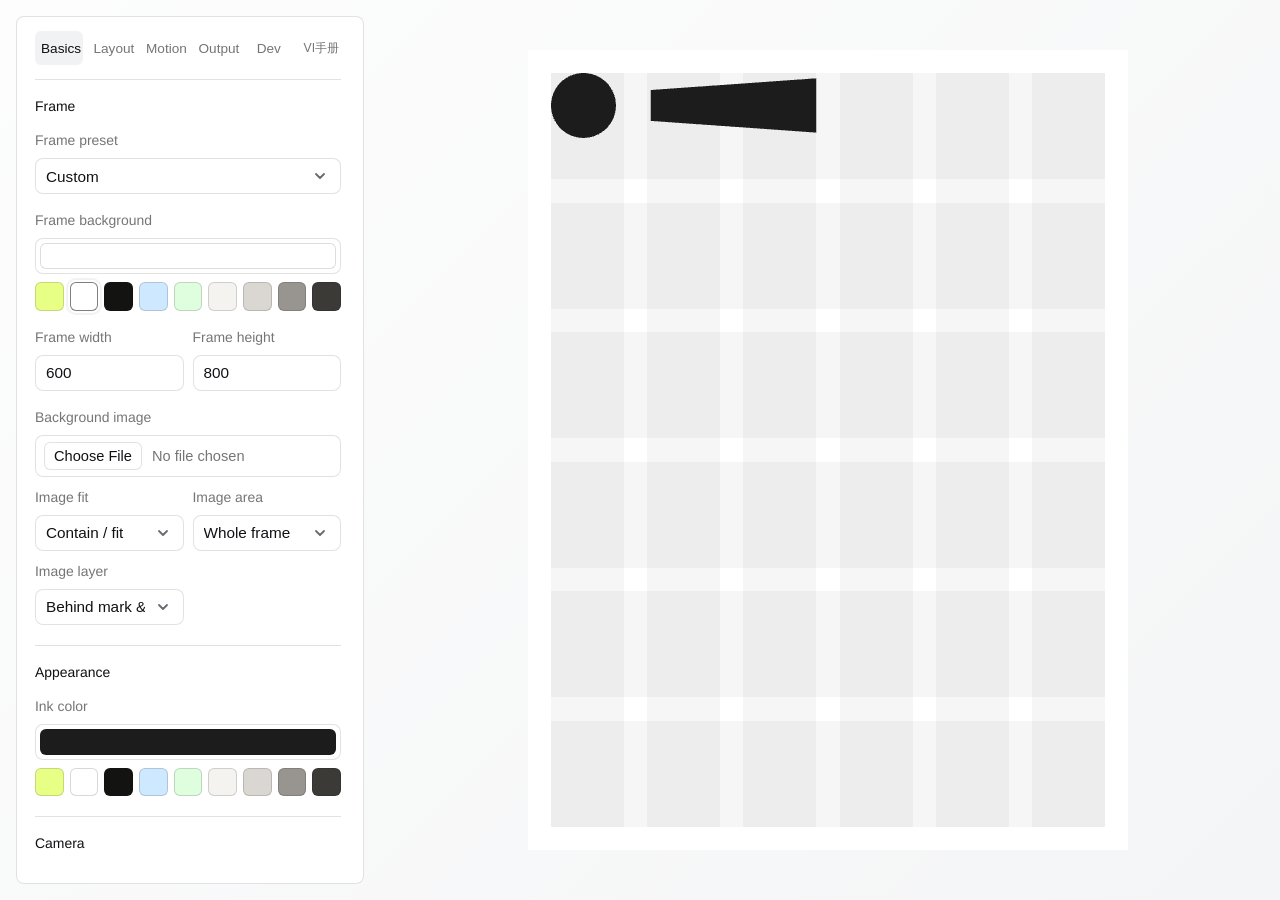
<file: index.html>
<!DOCTYPE html>
<html lang="en">
  <head>
    <meta charset="UTF-8" />
    <meta name="viewport" content="width=device-width, initial-scale=1.0" />
    <title>O.lab Studio</title>
    <link rel="stylesheet" href="./styles.css" />
    <link rel="stylesheet" href="./vi-manual.css" />
  </head>
  <body>
    <aside class="ui-panel">
      <nav class="ui-tabs" aria-label="Control sections">
        <button class="ui-tab is-active" type="button" data-tab-target="foundation" aria-selected="true">Basics</button>
        <button class="ui-tab" type="button" data-tab-target="layout" aria-selected="false">Layout</button>
        <button class="ui-tab" type="button" data-tab-target="motion" aria-selected="false">Motion</button>
        <button class="ui-tab" type="button" data-tab-target="output" aria-selected="false">Output</button>
        <button class="ui-tab" type="button" data-tab-target="developer" aria-selected="false">Dev</button>
        <button class="ui-tab" type="button" data-tab-target="vi-manual" aria-selected="false">VI手册</button>
      </nav>

      <section class="ui-section tab-panel is-active" data-tab-panel="foundation">
        <div class="section-head">
          <p class="section-index">01</p>
          <div class="section-copy">
            <h2>Basics</h2>
          </div>
        </div>

        <section class="ui-group">
          <h2 class="group-title">Frame</h2>
          <label class="field">
            <span>Frame preset</span>
            <select id="frame-preset-select">
              <option value="custom" selected>Custom</option>
              <option value="a4-portrait">A4 Portrait</option>
              <option value="a4-landscape">A4 Landscape</option>
              <option value="a5-portrait">A5 Portrait</option>
              <option value="letter-portrait">US Letter Portrait</option>
              <option value="letter-landscape">US Letter Landscape</option>
              <option value="instagram-post">Instagram Post</option>
              <option value="instagram-portrait">Instagram Portrait</option>
              <option value="instagram-story">Instagram Story / Reel</option>
              <option value="youtube-thumb">YouTube Thumbnail</option>
              <option value="presentation-16x9">Presentation 16:9</option>
            </select>
          </label>
          <p id="frame-preset-note" class="copy-status"></p>

          <label class="field">
            <span>Frame background</span>
            <input id="frame-bg-color" type="color" value="#ffffff" />
          </label>
          <div
            class="brand-color-presets"
            data-color-presets-for="frame-bg-color"
            aria-label="Frame background brand color presets"
          ></div>

          <div class="frame-size">
            <label class="field compact">
              <span>Frame width</span>
              <input id="frame-width-input" type="number" min="100" max="2200" step="1" value="600" />
            </label>
            <label class="field compact">
              <span>Frame height</span>
              <input id="frame-height-input" type="number" min="100" max="2200" step="1" value="800" />
            </label>
          </div>

          <label class="field">
            <span>Background image</span>
            <input id="frame-image-input" type="file" accept="image/*" />
          </label>
          <div class="field-grid field-grid-compact">
            <label class="field compact">
              <span>Image fit</span>
              <select id="frame-image-fit-select">
                <option value="contain" selected>Contain / fit</option>
                <option value="fill">Fill</option>
              </select>
            </label>
            <label class="field compact">
              <span>Image area</span>
              <select id="frame-image-scope-select">
                <option value="frame" selected>Whole frame</option>
                <option value="grid">Grid area</option>
              </select>
            </label>
            <label class="field compact">
              <span>Image layer</span>
              <select id="frame-image-layer-select">
                <option value="back" selected>Behind mark & text</option>
                <option value="front">In front of mark & text</option>
              </select>
            </label>
          </div>
          <button id="clear-image-btn" type="button" hidden>Clear Image</button>
        </section>

        <section class="ui-group">
          <h2 class="group-title">Appearance</h2>
          <label class="field">
            <span>Ink color</span>
            <input id="shape-color" type="color" value="#1c1c1c" />
          </label>
          <div
            class="brand-color-presets"
            data-color-presets-for="shape-color"
            aria-label="Ink color brand color presets"
          ></div>
        </section>

        <section class="ui-group">
          <h2 class="group-title">Camera</h2>
          <label class="field">
            <span>Zoom</span>
            <input id="zoom-range" type="range" min="5" max="5000" step="0.1" value="12.2" />
            <input id="zoom-number" type="number" min="5" max="5000" step="0.1" value="12.2" />
          </label>

          <label class="field">
            <span>Perspective</span>
            <input id="perspective-range" type="range" min="0" max="200" step="0.1" value="0" />
            <input id="perspective-number" type="number" min="0" max="200" step="0.1" value="0" />
          </label>
        </section>

        <section class="ui-group ui-actions">
          <button id="reset-btn" type="button">Reset All</button>
        </section>
      </section>

      <section class="ui-section tab-panel" data-tab-panel="layout" hidden>
        <div class="section-head">
          <p class="section-index">02</p>
          <div class="section-copy">
            <h2>Layout</h2>
          </div>
        </div>

        <section class="ui-group">
          <h2 class="group-title">Layout Grid</h2>
          <label class="field">
            <span>Layout</span>
            <select id="type-layout-select">
              <option value="free">Free</option>
              <option value="layout1" selected>Layout 1</option>
            </select>
          </label>

          <div class="field type-mark-mode-field">
            <span>Mark type</span>
            <select id="type-mark-mode-select" class="control-hidden" aria-hidden="true" tabindex="-1">
              <option value="icon" selected>Icon only</option>
              <option value="combination">Combination mark</option>
              <option value="separate">Separate mark</option>
              <option value="wordmark">Wordmark only</option>
            </select>
            <div class="type-mark-mode-grid" role="group" aria-label="Mark type">
              <button class="type-mark-mode-card" type="button" data-type-mark-mode="icon" aria-label="Icon only" aria-pressed="true">
                <span class="mark-preview mark-preview-icon" aria-hidden="true">
                  <svg class="mark-preview-svg mark-preview-shape-svg" viewBox="0 0 459 114" fill="none" xmlns="http://www.w3.org/2000/svg">
                    <path d="M458.867 8.59961L169.969 29.3402V84.013L458.867 104.754V8.59961Z" fill="currentColor"/>
                    <ellipse cx="56.6559" cy="56.6588" rx="56.6559" ry="56.6588" fill="currentColor"/>
                  </svg>
                </span>
              </button>
              <button class="type-mark-mode-card" type="button" data-type-mark-mode="combination" aria-label="Combination mark" aria-pressed="false">
                <span class="mark-preview mark-preview-combination" aria-hidden="true">
                  <svg class="mark-preview-svg mark-preview-shape-svg" viewBox="0 0 459 114" fill="none" xmlns="http://www.w3.org/2000/svg">
                    <path d="M458.867 8.59961L169.969 29.3402V84.013L458.867 104.754V8.59961Z" fill="currentColor"/>
                    <ellipse cx="56.6559" cy="56.6588" rx="56.6559" ry="56.6588" fill="currentColor"/>
                  </svg>
                  <svg class="mark-preview-svg mark-preview-word-svg" viewBox="0 114 459 140" fill="none" xmlns="http://www.w3.org/2000/svg">
                    <path fill-rule="evenodd" clip-rule="evenodd" d="M198.323 224.072H228.161V252.549H194.829C190.879 252.549 187.168 250.658 184.847 247.462L172.325 230.225C170.793 228.117 169.969 225.579 169.969 222.973L169.969 114.062H198.323V224.072Z" fill="currentColor"/>
                    <path fill-rule="evenodd" clip-rule="evenodd" d="M56.6597 140.434C87.9489 140.435 113.313 165.805 113.313 197.096C113.312 228.387 87.9483 253.751 56.6597 253.753C25.3697 253.753 0.000781417 228.388 0 197.096C0 165.804 25.3691 140.434 56.6597 140.434ZM56.6415 169.76C41.5467 169.761 29.3128 182 29.3128 197.096C29.3128 212.192 41.5467 224.431 56.6415 224.432C71.7373 224.432 83.9762 212.193 83.9762 197.096C83.9762 182 71.7373 169.76 56.6415 169.76Z" fill="currentColor"/>
                    <path fill-rule="evenodd" clip-rule="evenodd" d="M291.572 140.865C314.491 140.867 333.067 159.451 333.069 182.37V224.172H346.727V252.454H311.959V228.738H304.964L298.044 239.059C291.884 248.246 281.55 253.759 270.489 253.759L268.657 253.711H268.62C249.777 252.758 235.465 239.24 234.49 220.343V220.306L234.441 218.474V218.444C234.442 198.744 251.029 182.318 271.412 182.364L288.188 182.397L304.964 182.43V180.883C304.962 173.487 298.968 167.493 291.572 167.491L248.809 167.486L248.822 140.859L291.572 140.865ZM271.351 206.399C265.473 206.386 260.727 211.104 260.726 216.884C260.727 222.437 265.174 227.473 271.624 227.473C284.644 227.472 303.962 206.477 303.962 206.477V206.399H271.351Z" fill="currentColor"/>
                    <path fill-rule="evenodd" clip-rule="evenodd" d="M382.678 163.139H389.699L395.697 153.888C401.253 145.319 410.782 140.161 420.995 140.195C444.03 140.211 458.812 162.113 458.812 189.885V203.726C458.812 231.068 444.802 253.768 420.995 253.768C410.835 253.768 401.424 248.421 396.224 239.693L389.699 228.743H382.678V252.567H354.16L354.16 114.062H382.678V163.139ZM408.771 167.761C395.931 167.763 386.913 180.993 386.913 189.885V203.726C386.913 214.701 397.898 226.177 408.771 226.177C422.132 226.175 430.628 214.158 430.628 203.726V189.885C430.625 181.133 423.509 167.761 408.771 167.761Z" fill="currentColor"/>
                  </svg>
                </span>
              </button>
              <button class="type-mark-mode-card" type="button" data-type-mark-mode="separate" aria-label="Separate mark" aria-pressed="false">
                <span class="mark-preview mark-preview-separate" aria-hidden="true">
                  <svg class="mark-preview-svg mark-preview-shape-svg" viewBox="0 0 459 114" fill="none" xmlns="http://www.w3.org/2000/svg">
                    <path d="M458.867 8.59961L169.969 29.3402V84.013L458.867 104.754V8.59961Z" fill="currentColor"/>
                    <ellipse cx="56.6559" cy="56.6588" rx="56.6559" ry="56.6588" fill="currentColor"/>
                  </svg>
                  <svg class="mark-preview-svg mark-preview-word-svg" viewBox="0 114 459 140" fill="none" xmlns="http://www.w3.org/2000/svg">
                    <path fill-rule="evenodd" clip-rule="evenodd" d="M198.323 224.072H228.161V252.549H194.829C190.879 252.549 187.168 250.658 184.847 247.462L172.325 230.225C170.793 228.117 169.969 225.579 169.969 222.973L169.969 114.062H198.323V224.072Z" fill="currentColor"/>
                    <path fill-rule="evenodd" clip-rule="evenodd" d="M56.6597 140.434C87.9489 140.435 113.313 165.805 113.313 197.096C113.312 228.387 87.9483 253.751 56.6597 253.753C25.3697 253.753 0.000781417 228.388 0 197.096C0 165.804 25.3691 140.434 56.6597 140.434ZM56.6415 169.76C41.5467 169.761 29.3128 182 29.3128 197.096C29.3128 212.192 41.5467 224.431 56.6415 224.432C71.7373 224.432 83.9762 212.193 83.9762 197.096C83.9762 182 71.7373 169.76 56.6415 169.76Z" fill="currentColor"/>
                    <path fill-rule="evenodd" clip-rule="evenodd" d="M291.572 140.865C314.491 140.867 333.067 159.451 333.069 182.37V224.172H346.727V252.454H311.959V228.738H304.964L298.044 239.059C291.884 248.246 281.55 253.759 270.489 253.759L268.657 253.711H268.62C249.777 252.758 235.465 239.24 234.49 220.343V220.306L234.441 218.474V218.444C234.442 198.744 251.029 182.318 271.412 182.364L288.188 182.397L304.964 182.43V180.883C304.962 173.487 298.968 167.493 291.572 167.491L248.809 167.486L248.822 140.859L291.572 140.865ZM271.351 206.399C265.473 206.386 260.727 211.104 260.726 216.884C260.727 222.437 265.174 227.473 271.624 227.473C284.644 227.472 303.962 206.477 303.962 206.477V206.399H271.351Z" fill="currentColor"/>
                    <path fill-rule="evenodd" clip-rule="evenodd" d="M382.678 163.139H389.699L395.697 153.888C401.253 145.319 410.782 140.161 420.995 140.195C444.03 140.211 458.812 162.113 458.812 189.885V203.726C458.812 231.068 444.802 253.768 420.995 253.768C410.835 253.768 401.424 248.421 396.224 239.693L389.699 228.743H382.678V252.567H354.16L354.16 114.062H382.678V163.139ZM408.771 167.761C395.931 167.763 386.913 180.993 386.913 189.885V203.726C386.913 214.701 397.898 226.177 408.771 226.177C422.132 226.175 430.628 214.158 430.628 203.726V189.885C430.625 181.133 423.509 167.761 408.771 167.761Z" fill="currentColor"/>
                  </svg>
                </span>
              </button>
              <button class="type-mark-mode-card" type="button" data-type-mark-mode="wordmark" aria-label="Wordmark only" aria-pressed="false">
                <span class="mark-preview mark-preview-wordmark" aria-hidden="true">
                  <svg class="mark-preview-svg mark-preview-word-svg" viewBox="0 114 459 140" fill="none" xmlns="http://www.w3.org/2000/svg">
                    <path fill-rule="evenodd" clip-rule="evenodd" d="M198.323 224.072H228.161V252.549H194.829C190.879 252.549 187.168 250.658 184.847 247.462L172.325 230.225C170.793 228.117 169.969 225.579 169.969 222.973L169.969 114.062H198.323V224.072Z" fill="currentColor"/>
                    <path fill-rule="evenodd" clip-rule="evenodd" d="M56.6597 140.434C87.9489 140.435 113.313 165.805 113.313 197.096C113.312 228.387 87.9483 253.751 56.6597 253.753C25.3697 253.753 0.000781417 228.388 0 197.096C0 165.804 25.3691 140.434 56.6597 140.434ZM56.6415 169.76C41.5467 169.761 29.3128 182 29.3128 197.096C29.3128 212.192 41.5467 224.431 56.6415 224.432C71.7373 224.432 83.9762 212.193 83.9762 197.096C83.9762 182 71.7373 169.76 56.6415 169.76Z" fill="currentColor"/>
                    <path fill-rule="evenodd" clip-rule="evenodd" d="M291.572 140.865C314.491 140.867 333.067 159.451 333.069 182.37V224.172H346.727V252.454H311.959V228.738H304.964L298.044 239.059C291.884 248.246 281.55 253.759 270.489 253.759L268.657 253.711H268.62C249.777 252.758 235.465 239.24 234.49 220.343V220.306L234.441 218.474V218.444C234.442 198.744 251.029 182.318 271.412 182.364L288.188 182.397L304.964 182.43V180.883C304.962 173.487 298.968 167.493 291.572 167.491L248.809 167.486L248.822 140.859L291.572 140.865ZM271.351 206.399C265.473 206.386 260.727 211.104 260.726 216.884C260.727 222.437 265.174 227.473 271.624 227.473C284.644 227.472 303.962 206.477 303.962 206.477V206.399H271.351Z" fill="currentColor"/>
                    <path fill-rule="evenodd" clip-rule="evenodd" d="M382.678 163.139H389.699L395.697 153.888C401.253 145.319 410.782 140.161 420.995 140.195C444.03 140.211 458.812 162.113 458.812 189.885V203.726C458.812 231.068 444.802 253.768 420.995 253.768C410.835 253.768 401.424 248.421 396.224 239.693L389.699 228.743H382.678V252.567H354.16L354.16 114.062H382.678V163.139ZM408.771 167.761C395.931 167.763 386.913 180.993 386.913 189.885V203.726C386.913 214.701 397.898 226.177 408.771 226.177C422.132 226.175 430.628 214.158 430.628 203.726V189.885C430.625 181.133 423.509 167.761 408.771 167.761Z" fill="currentColor"/>
                  </svg>
                </span>
              </button>
            </div>
          </div>

          <div class="field type-placement-field" id="type-placement-field">
            <span>Placement</span>
            <div id="type-placement-grid" class="type-placement-grid" role="group" aria-label="Logo placement">
              <button type="button" data-type-logo-placement="top-left" aria-label="Top left" title="Top left">
                <span class="placement-dot" aria-hidden="true"></span>
              </button>
              <button type="button" data-type-logo-placement="top-center" aria-label="Top center" title="Top center">
                <span class="placement-dot" aria-hidden="true"></span>
              </button>
              <button type="button" data-type-logo-placement="top-right" aria-label="Top right" title="Top right">
                <span class="placement-dot" aria-hidden="true"></span>
              </button>
              <button type="button" data-type-logo-placement="middle-left" aria-label="Middle left" title="Middle left">
                <span class="placement-dot" aria-hidden="true"></span>
              </button>
              <button type="button" data-type-logo-placement="center" aria-label="Center" title="Center">
                <span class="placement-dot" aria-hidden="true"></span>
              </button>
              <button type="button" data-type-logo-placement="middle-right" aria-label="Middle right" title="Middle right">
                <span class="placement-dot" aria-hidden="true"></span>
              </button>
              <button type="button" data-type-logo-placement="bottom-left" aria-label="Bottom left" title="Bottom left">
                <span class="placement-dot" aria-hidden="true"></span>
              </button>
              <button type="button" data-type-logo-placement="bottom-center" aria-label="Bottom center" title="Bottom center">
                <span class="placement-dot" aria-hidden="true"></span>
              </button>
              <button type="button" data-type-logo-placement="bottom-right" aria-label="Bottom right" title="Bottom right">
                <span class="placement-dot" aria-hidden="true"></span>
              </button>
            </div>
          </div>

          <label class="toggle">
            <input id="type-grid-toggle" type="checkbox" checked />
            <span>Show frame grid</span>
          </label>

          <div class="field-grid field-grid-compact">
            <label class="field compact">
              <span>End column</span>
              <select id="type-layout1-end-col-input">
                <option value="1">1</option>
                <option value="2">2</option>
                <option value="3" selected>3</option>
                <option value="6">6</option>
              </select>
            </label>
            <label class="field compact">
              <span>Columns</span>
              <input id="type-grid-columns-input" type="number" min="2" max="12" step="1" value="6" />
            </label>
            <label class="field compact">
              <span>Margin</span>
              <input id="type-grid-margin-input" type="number" min="0" max="240" step="1" value="48" />
            </label>
            <label class="field compact">
              <span>Gutter</span>
              <input id="type-grid-gutter-input" type="number" min="0" max="120" step="1" value="16" />
            </label>
            <label class="field compact">
              <span>Rows</span>
              <input id="type-grid-baseline-input" type="number" min="6" max="6" step="1" value="6" disabled />
            </label>
          </div>

          <button id="type-add-text-btn" type="button">Add Text</button>
          <button id="type-clear-texts-btn" type="button">Clear All Text</button>

          <label class="field">
            <span>Current text align</span>
            <select id="type-text-align-select">
              <option value="left" selected>Left</option>
              <option value="center">Center</option>
            </select>
          </label>
        </section>
      </section>

      <section class="ui-section tab-panel" data-tab-panel="motion" hidden>
        <div class="section-head">
          <p class="section-index">03</p>
          <div class="section-copy">
            <h2>Motion</h2>
          </div>
        </div>

        <section class="ui-group">
          <h2 class="group-title">Playback</h2>
          <label class="field">
            <span>Play mode</span>
            <select id="play-mode">
              <option value="off" selected>Off</option>
              <option value="play1">1 Organic orbit</option>
              <option value="play2">2 Horizontal orbit</option>
              <option value="play4">3 Shape orbit</option>
              <option value="play6">4 Hold-spin loop</option>
              <option value="play7">5 Shape / OLAB switch</option>
              <option value="play5">6 Top shape / text orbit</option>
            </select>
          </label>

          <div id="mode1-controls" class="mode1-controls" hidden>
            <label class="toggle">
              <input id="play1-environment-toggle" type="checkbox" />
              <span>360 environment</span>
            </label>
            <label class="field">
              <span>Upload 360 photo</span>
              <input id="play1-environment-input" type="file" accept="image/*,.exr" />
            </label>
            <button id="clear-play1-environment-btn" type="button">Clear Environment</button>
          </div>

          <div id="mode4-controls" class="mode4-controls" hidden>
            <label class="field">
              <span>4 expanded length</span>
              <input
                id="mode4-expanded-length-input"
                type="number"
                min="489.493138"
                max="10000"
                step="1"
                value="3500"
              />
            </label>

            <label class="field">
              <span>4 easing</span>
              <input id="mode4-ease-range" type="range" min="0" max="1" step="0.01" value="1" />
              <input id="mode4-ease-number" type="number" min="0" max="1" step="0.01" value="1" />
            </label>

            <label class="field">
              <span>4 zoom amount</span>
              <input id="mode4-zoom-amount-range" type="range" min="0" max="120" step="0.1" value="120" />
              <input id="mode4-zoom-amount-number" type="number" min="0" max="120" step="0.1" value="120" />
            </label>

            <label class="field">
              <span>4 image mode</span>
              <select id="mode4-image-mode">
                <option value="mask" selected>Mask (screen-locked)</option>
                <option value="follow">Follow base rotation</option>
              </select>
            </label>

            <label class="field">
              <span>4 mask images</span>
              <input id="mode4-images-input" type="file" accept="image/*" multiple />
            </label>
            <button id="clear-mode4-images-btn" type="button">Clear Masks</button>
            <input id="mode4-replace-input" type="file" accept="image/*" hidden />
            <div id="mode4-images-list" class="mode4-images-list"></div>
            <p id="mode4-images-status" class="copy-status"></p>
          </div>

          <div id="mode5-controls" class="mode5-controls" hidden>
            <label class="field">
              <span>Center mode</span>
              <select id="mode5-center-mode">
                <option value="anchor">Sphere / O center</option>
                <option value="full" selected>Whole figure center (realtime)</option>
              </select>
            </label>
            <label class="field mode5-shape-only-control">
              <span>Spin seconds</span>
              <input id="mode5-shape-spin-seconds-input" type="number" min="0.3" max="20" step="0.1" value="1.7" />
            </label>
            <label class="field mode5-shape-only-control">
              <span>Hold seconds</span>
              <input id="mode5-shape-hold-seconds-input" type="number" min="0" max="20" step="0.1" value="0" />
            </label>
            <div class="mode5-switch-layout-control">
              <input id="mode5-stack-toggle" type="checkbox" hidden />
              <div class="mode5-switch-layout-grid" role="group" aria-label="Switch layout">
                <button class="mode5-switch-layout-option" type="button" data-mode5-stack-choice="single" aria-pressed="true">
                  <span class="mode5-switch-preview mode5-switch-preview-single" aria-hidden="true">
                    <svg class="mode5-preview-svg mode5-preview-shape-svg" viewBox="0 0 459 114" fill="none" xmlns="http://www.w3.org/2000/svg">
                      <path d="M458.867 8.59961L169.969 29.3402V84.013L458.867 104.754V8.59961Z" fill="currentColor"/>
                      <ellipse cx="56.6559" cy="56.6588" rx="56.6559" ry="56.6588" fill="currentColor"/>
                    </svg>
                  </span>
                  <span class="mode5-switch-label">图形</span>
                </button>
                <button class="mode5-switch-layout-option" type="button" data-mode5-stack-choice="stack" aria-pressed="false">
                  <span class="mode5-switch-preview mode5-switch-preview-stack" aria-hidden="true">
                    <svg class="mode5-preview-svg mode5-preview-combo-svg" viewBox="0 0 459 254" fill="none" xmlns="http://www.w3.org/2000/svg">
                      <path d="M458.867 8.59961L169.969 29.3402V84.013L458.867 104.754V8.59961Z" fill="currentColor"/>
                      <ellipse cx="56.6559" cy="56.6588" rx="56.6559" ry="56.6588" fill="currentColor"/>
                      <path fill-rule="evenodd" clip-rule="evenodd" d="M198.323 224.072H228.161V252.549H194.829C190.879 252.549 187.168 250.658 184.847 247.462L172.325 230.225C170.793 228.117 169.969 225.579 169.969 222.973L169.969 114.062H198.323V224.072Z" fill="currentColor"/>
                      <path fill-rule="evenodd" clip-rule="evenodd" d="M56.6597 140.434C87.9489 140.435 113.313 165.805 113.313 197.096C113.312 228.387 87.9483 253.751 56.6597 253.753C25.3697 253.753 0.000781417 228.388 0 197.096C0 165.804 25.3691 140.434 56.6597 140.434ZM56.6415 169.76C41.5467 169.761 29.3128 182 29.3128 197.096C29.3128 212.192 41.5467 224.431 56.6415 224.432C71.7373 224.432 83.9762 212.193 83.9762 197.096C83.9762 182 71.7373 169.76 56.6415 169.76Z" fill="currentColor"/>
                      <path fill-rule="evenodd" clip-rule="evenodd" d="M291.572 140.865C314.491 140.867 333.067 159.451 333.069 182.37V224.172H346.727V252.454H311.959V228.738H304.964L298.044 239.059C291.884 248.246 281.55 253.759 270.489 253.759L268.657 253.711H268.62C249.777 252.758 235.465 239.24 234.49 220.343V220.306L234.441 218.474V218.444C234.442 198.744 251.029 182.318 271.412 182.364L288.188 182.397L304.964 182.43V180.883C304.962 173.487 298.968 167.493 291.572 167.491L248.809 167.486L248.822 140.859L291.572 140.865ZM271.351 206.399C265.473 206.386 260.727 211.104 260.726 216.884C260.727 222.437 265.174 227.473 271.624 227.473C284.644 227.472 303.962 206.477 303.962 206.477V206.399H271.351Z" fill="currentColor"/>
                      <path fill-rule="evenodd" clip-rule="evenodd" d="M382.678 163.139H389.699L395.697 153.888C401.253 145.319 410.782 140.161 420.995 140.195C444.03 140.211 458.812 162.113 458.812 189.885V203.726C458.812 231.068 444.802 253.768 420.995 253.768C410.835 253.768 401.424 248.421 396.224 239.693L389.699 228.743H382.678V252.567H354.16L354.16 114.062H382.678V163.139ZM408.771 167.761C395.931 167.763 386.913 180.993 386.913 189.885V203.726C386.913 214.701 397.898 226.177 408.771 226.177C422.132 226.175 430.628 214.158 430.628 203.726V189.885C430.625 181.133 423.509 167.761 408.771 167.761Z" fill="currentColor"/>
                    </svg>
                  </span>
                  <span class="mode5-switch-label">组合标识</span>
                </button>
              </div>
            </div>
          </div>

          <div id="mode6-controls" class="mode6-controls" hidden>
            <label class="field">
              <span>6 text distribution</span>
              <select id="mode6-distribution-mode">
                <option value="sphere" selected>Sphere</option>
                <option value="cap">Cap</option>
                <option value="band">Band</option>
              </select>
            </label>
            <label class="field range-field">
              <span>6 sphere radius</span>
              <input id="mode6-sphere-radius-range" type="range" min="0.45" max="1.8" step="0.01" value="1" />
              <input id="mode6-sphere-radius-number" type="number" min="0.45" max="1.8" step="0.01" value="1" />
            </label>
            <label class="field range-field">
              <span>6 hold seconds</span>
              <input id="mode6-hold-seconds-range" type="range" min="0.1" max="12" step="0.05" value="0.5" />
              <input id="mode6-hold-seconds-number" type="number" min="0.1" max="12" step="0.05" value="0.5" />
            </label>
            <label class="field range-field">
              <span>6 shift seconds</span>
              <input id="mode6-shift-seconds-range" type="range" min="0.1" max="8" step="0.05" value="1.2" />
              <input id="mode6-shift-seconds-number" type="number" min="0.1" max="8" step="0.05" value="1.2" />
            </label>
            <label class="toggle">
              <input id="mode6-drift-hold-toggle" type="checkbox" />
              <span>6 drift while focused</span>
            </label>
            <label class="field">
              <span>6 orbit segments</span>
              <div id="mode6-segments-list" class="mode6-segments-list"></div>
            </label>
            <div class="field-grid field-grid-compact">
              <button id="mode6-add-segment-btn" type="button">Add text segment</button>
              <button id="mode6-add-image-segment-btn" type="button">Add image segment</button>
            </div>
            <input id="mode6-segment-image-input" type="file" accept="image/*" hidden />
            <section id="mode6-position-editor" class="mode6-position-editor" aria-label="Text orbit position"></section>
            <label class="toggle">
              <input id="mode6-fill-text-toggle" type="checkbox" />
              <span>6 fill text size</span>
            </label>
          </div>
        </section>

        <section class="ui-group">
          <h2 class="group-title">Rotation</h2>
          <div class="angles">
            <label><span>X</span><input id="rot-x-input" type="number" step="0.1" value="0" /></label>
            <label><span>Y</span><input id="rot-y-input" type="number" step="0.1" value="0" /></label>
            <label><span>Z</span><input id="rot-z-input" type="number" step="0.1" value="0" /></label>
          </div>
        </section>
      </section>

      <section class="ui-section tab-panel" data-tab-panel="output" hidden>
        <div class="section-head">
          <p class="section-index">04</p>
          <div class="section-copy">
            <h2>Output</h2>
          </div>
        </div>
        <section class="ui-group ui-output">
          <h2 class="group-title">Presets</h2>
          <label class="field">
            <span>Preset name</span>
            <input id="preset-name-input" type="text" placeholder="Untitled preset" />
          </label>
          <button id="save-preset-btn" type="button">Save Preset</button>
          <label class="field">
            <span>Saved presets</span>
            <select id="preset-select">
              <option value="">No saved presets</option>
            </select>
          </label>
          <div class="field-grid field-grid-compact">
            <button id="load-preset-btn" type="button">Load</button>
            <button id="delete-preset-btn" type="button">Delete</button>
          </div>
        </section>
        <section class="ui-group ui-output">
          <h2 class="group-title">Export</h2>
          <button id="copy-svg-btn" type="button">Copy Frame SVG</button>
          <button id="export-video-btn" type="button" hidden>Export Video</button>
          <p id="copy-status" class="copy-status"></p>
        </section>
      </section>

      <section class="ui-section tab-panel" data-tab-panel="developer" hidden>
        <div class="section-head">
          <p class="section-index">05</p>
          <div class="section-copy">
            <h2>Developer</h2>
          </div>
        </div>

        <section class="ui-group">
          <h2 class="group-title">Rendering</h2>
          <label class="field">
            <span>Render mode</span>
            <select id="shading-mode">
              <option value="flat" selected>Flat color</option>
              <option value="lit">Lit</option>
            </select>
          </label>
        </section>

        <section class="ui-group">
          <h2 class="group-title">Geometry</h2>
          <label class="field">
            <span>Frustum length</span>
            <input id="frustum-length-range" type="range" min="489.493138" max="10000" step="0.1" value="489.493138" />
            <input id="frustum-length-number" type="number" min="489.493138" max="10000" step="0.1" value="489.493138" />
          </label>

          <label class="field">
            <span>Large base diameter</span>
            <input id="frustum-diameter-range" type="range" min="160.829039" max="3285.6240" step="0.1" value="160.829039" />
            <input id="frustum-diameter-number" type="number" min="160.829039" max="3285.6240" step="0.1" value="160.829039" />
          </label>

          <label class="field">
            <span>Gap (x sphere diameter)</span>
            <input id="gap-range" type="range" min="0" max="8" step="0.1" value="0.5" />
            <input id="gap-number" type="number" min="0" max="8" step="0.1" value="0.5" />
          </label>

          <label class="toggle">
            <input id="proportion-lock" type="checkbox" checked />
            <span>Scale proportionally</span>
          </label>
        </section>
      </section>

      <section class="ui-section tab-panel" data-tab-panel="vi-manual" hidden>
        <div class="section-head">
          <p class="section-index">06</p>
          <div class="section-copy">
            <h2>VI手册</h2>
          </div>
        </div>

        <section class="ui-group">
          <h2 class="group-title">Document</h2>
          <p class="vi-panel-note">A 1920 × 1080 PDF-style preview for the visual identity manual.</p>
          <dl class="vi-spec-list">
            <div>
              <dt>Canvas</dt>
              <dd>1920 × 1080</dd>
            </div>
            <div>
              <dt>Rows</dt>
              <dd>10</dd>
            </div>
            <div>
              <dt>Columns</dt>
              <dd>14</dd>
            </div>
            <div>
              <dt>Margin</dt>
              <dd>41.54</dd>
            </div>
            <div>
              <dt>Gutter</dt>
              <dd>14</dd>
            </div>
          </dl>
        </section>

        <section class="ui-group">
          <h2 class="group-title">Preview</h2>
          <p class="copy-status">The manual lives in <span class="mono">vi-manual.js</span> and <span class="mono">vi-manual.css</span> so we can extend it separately from the motion system.</p>
        </section>

        <section class="ui-group ui-output">
          <h2 class="group-title">Export</h2>
          <button id="vi-export-pdf-btn" type="button">Export PDF</button>
          <button id="vi-export-figma-btn" type="button">Export Figma SVG</button>
          <p id="vi-export-status" class="copy-status"></p>
        </section>
      </section>
    </aside>

    <main id="frame-shell">
      <div id="frame" style="width: 600px; height: 800px">
        <div id="play1-environment" aria-hidden="true"></div>
        <img id="frame-bg-image" alt="" />
        <div id="type-grid" aria-hidden="true">
          <div id="type-grid-columns"></div>
          <div id="type-grid-baselines"></div>
        </div>
        <div id="type-text-layer" aria-hidden="true"></div>
        <div id="type-text-toolbar" class="type-text-toolbar" aria-hidden="true">
          <button id="type-text-scale-up-btn" type="button">×2</button>
          <button id="type-text-scale-down-btn" type="button">÷2</button>
          <button id="type-text-delete-btn" type="button">Delete</button>
        </div>
        <div id="mode6-text-orbit" class="mode6-text-orbit" aria-hidden="true">
          <div id="mode6-text-carrier" class="mode6-text-carrier">
            <div id="mode6-middle-text" class="mode6-middle-text">INSERT TEXT</div>
          </div>
        </div>
        <div id="mode5-olab-wrap" class="mode5-olab-wrap" aria-hidden="true">
          <svg id="mode5-olab-svg" class="mode5-olab-svg" viewBox="0 0 155 47" xmlns="http://www.w3.org/2000/svg" aria-hidden="true">
            <g id="mode5-olab-lab" class="mode5-olab-lab">
              <path fill-rule="evenodd" clip-rule="evenodd" d="M67.8354 36.6297H77.8176V46.1561H67.4966C65.9109 46.1561 64.391 45.5224 63.2748 44.3959L60.071 41.1625C58.9683 40.0495 58.3496 38.5461 58.3496 36.9794L58.3496 0H67.8354V36.6297Z" fill="currentColor"/>
              <path fill-rule="evenodd" clip-rule="evenodd" d="M99.0328 8.7989C106.7 8.79955 112.915 15.0164 112.915 22.6835V36.6675H117.485V46.1289H105.853V36.9833H103.513L100.893 41.4563C99.0394 44.6208 95.647 46.5654 91.9796 46.5654L91.3666 46.5491H91.3544C85.0505 46.2304 80.2625 41.7082 79.9362 35.3866V35.3745L79.9199 34.7614V34.7513C79.92 28.1611 85.4693 22.6663 92.2882 22.6815L97.9005 22.6926L103.513 22.7038V22.1862C103.512 19.7118 101.507 17.7069 99.0328 17.7061L83.9594 17.7041L83.9635 8.79688L99.0328 8.7989ZM92.2679 30.7219C90.3013 30.7177 88.7138 32.2959 88.7135 34.2296C88.7135 36.0873 90.2015 37.7718 92.3592 37.7718C96.7149 37.7714 103.178 31.3239 103.178 31.3239V30.7219H92.2679Z" fill="currentColor"/>
              <path fill-rule="evenodd" clip-rule="evenodd" d="M129.517 16.9707H131.866L134.06 13.2678C135.791 10.3461 138.94 8.55895 142.336 8.57027C150.042 8.5759 154.988 15.9028 154.988 25.1932V29.8234C154.988 38.9702 150.301 46.5641 142.336 46.5641C138.939 46.5641 135.795 44.7687 134.069 41.8431L131.866 38.1097H129.517V46.1621H119.977V0H129.517V16.9707ZM138.246 17.7921C133.951 17.7926 130.934 22.2185 130.934 25.1932V29.8234C130.934 33.4949 134.609 37.334 138.246 37.3341C142.716 37.3333 145.559 33.3132 145.559 29.8234V25.1932C145.558 22.2654 143.177 17.7921 138.246 17.7921Z" fill="currentColor"/>
            </g>
            <path fill-rule="evenodd" clip-rule="evenodd" d="M18.9553 8.63281C29.423 8.63336 37.9085 17.1203 37.9085 27.5881C37.9083 38.0557 29.4228 46.5408 18.9553 46.5414C8.48735 46.5414 0.00026142 38.0561 0 27.5881C0 17.12 8.48715 8.63281 18.9553 8.63281ZM18.9492 18.4434C13.8993 18.4437 9.8065 22.538 9.80649 27.5881C9.80649 32.6382 13.8993 36.7325 18.9492 36.7328C23.9995 36.7328 28.0939 32.6384 28.0939 27.5881C28.0939 22.5378 23.9995 18.4434 18.9492 18.4434Z" fill="currentColor"/>
          </svg>
        </div>
        <canvas id="scene"></canvas>
      </div>
      <div id="resize-handle" aria-label="Resize frame" title="Drag to resize"></div>
    </main>

    <section id="vi-manual-shell" aria-label="VI manual PDF preview" hidden></section>

    <script>
      (function () {
        function showError(message) {
          var box = document.getElementById("runtime-error-box");
          if (!box) {
            box = document.createElement("div");
            box.id = "runtime-error-box";
            box.style.position = "fixed";
            box.style.right = "14px";
            box.style.bottom = "14px";
            box.style.maxWidth = "min(560px, calc(100vw - 28px))";
            box.style.padding = "10px 12px";
            box.style.borderRadius = "12px";
            box.style.fontFamily = "ui-monospace, SFMono-Regular, Menlo, monospace";
            box.style.fontSize = "12px";
            box.style.lineHeight = "1.4";
            box.style.color = "#fff";
            box.style.background = "rgba(140, 10, 10, 0.9)";
            box.style.boxShadow = "0 10px 30px rgba(0,0,0,0.25)";
            box.style.zIndex = "9999";
            document.body.appendChild(box);
          }
          box.textContent = message;
        }

        window.addEventListener("error", function (event) {
          if (!event) return;
          var msg = event.message || "Unknown runtime error";
          var file = event.filename ? " @ " + event.filename : "";
          var line = event.lineno ? ":" + event.lineno : "";
          showError("JS Error: " + msg + file + line);
        });

        window.addEventListener("unhandledrejection", function (event) {
          var reason = event && event.reason ? String(event.reason) : "Unknown promise rejection";
          showError("Promise Error: " + reason);
        });
      })();
    </script>
    <script src="./main.js"></script>
    <script src="./vi-manual.js"></script>
  </body>
</html>
</file>
<file: styles.css>
@font-face {
  font-family: "Aeonik Fono Exact";
  src: url("file:///Users/huyi/Library/Fonts/AeonikFono-Medium.otf") format("opentype");
  font-style: normal;
  font-weight: 500;
  font-feature-settings: "ss02" 1;
  font-display: swap;
}

@font-face {
  font-family: "Aeonik UI";
  src: url("file:///Users/huyi/Library/Fonts/Aeonik-Regular.otf") format("opentype");
  font-style: normal;
  font-weight: 400;
  font-display: swap;
}

:root {
  --bg-flat: #f4f5f6;
  --panel: rgba(255, 255, 255, 0.9);
  --control: rgba(255, 255, 255, 0.94);
  --control-hover: #ffffff;
  --control-pressed: #f1f3f5;
  --frame-bg: #ffffff;
  --text: #101114;
  --muted: rgba(16, 17, 20, 0.58);
  --soft: rgba(16, 17, 20, 0.4);
  --border: rgba(16, 17, 20, 0.12);
  --border-strong: rgba(16, 17, 20, 0.22);
  --accent: #2457ff;
  --accent-soft: rgba(36, 87, 255, 0.12);
  --grid-line: rgba(16, 17, 20, 0.1);
  --grid-fill: rgba(16, 17, 20, 0.035);
  --track: #d8dce2;
  --shadow-panel: none;
  --shadow-frame: 0 24px 70px rgba(16, 17, 20, 0.12);
  --highlight: #f1f2f3;
  --ink-color: #101114;
  --ui-font: "Aeonik UI", Arial, "Helvetica Neue", "Noto Sans SC", "PingFang SC", "Microsoft YaHei", sans-serif;
  --type-font: "Aeonik Fono Exact", Arial, "Helvetica Neue", sans-serif;
  --type-font-features: "ss02" 1;
}

html {
  font-size: 17px;
}

* {
  box-sizing: border-box;
}

html,
body {
  margin: 0;
  width: 100%;
  height: 100%;
  overflow: hidden;
  background:
    linear-gradient(135deg, rgba(255, 255, 255, 0.82), rgba(244, 245, 246, 0)),
    var(--bg-flat);
  color: var(--text);
  font-family: var(--ui-font);
  letter-spacing: 0;
  -webkit-font-smoothing: antialiased;
  text-rendering: geometricPrecision;
  font-synthesis: none;
}

button,
input,
select,
textarea {
  font-family: var(--ui-font);
  font-weight: 400;
  letter-spacing: 0;
  font-synthesis: none;
}

body {
  position: relative;
}

.ui-panel {
  position: fixed;
  top: 16px;
  left: 16px;
  z-index: 10;
  width: min(348px, calc(100vw - 32px));
  max-height: calc(100vh - 32px);
  padding: 14px 18px 18px;
  border: 1px solid var(--border);
  border-radius: 8px;
  background: var(--panel);
  box-shadow: none;
  backdrop-filter: blur(18px) saturate(1.12);
  overflow: hidden;
  display: flex;
  flex-direction: column;
  gap: 14px;
  scrollbar-color: rgba(17, 19, 22, 0.28) transparent;
  scrollbar-width: thin;
}

.ui-panel::-webkit-scrollbar {
  width: 8px;
}

.ui-panel::-webkit-scrollbar-thumb {
  border: 2px solid transparent;
  border-radius: 999px;
  background: rgba(17, 19, 22, 0.24);
  background-clip: padding-box;
}

.ui-tabs {
  position: sticky;
  top: 0;
  z-index: 3;
  display: grid;
  grid-template-columns: repeat(6, minmax(0, 1fr));
  gap: 5px;
  padding: 0;
  border: 0;
  border-radius: 0;
  background: transparent;
  backdrop-filter: none;
}

.ui-tab {
  height: 34px;
  border: 0;
  border-radius: 6px;
  background: transparent;
  color: var(--muted);
  font: inherit;
  font-size: 0.8rem;
  font-weight: 400;
  white-space: nowrap;
  cursor: pointer;
  transition: background-color 140ms ease, color 140ms ease, box-shadow 140ms ease;
}

.ui-tab[data-tab-target="vi-manual"] {
  font-size: 0.72rem;
}

.ui-tab:hover {
  color: var(--text);
}

.ui-tab:focus {
  outline: none;
}

.ui-tab:focus-visible {
  box-shadow: 0 0 0 3px var(--accent-soft);
}

.ui-tab.is-active {
  background: var(--highlight);
  color: var(--text);
  box-shadow: none;
}

.tab-panel[hidden] {
  display: none;
}

.tab-panel {
  flex: 1 1 auto;
  min-height: 0;
  overflow: auto;
  padding-right: 4px;
  align-content: start;
  scrollbar-color: rgba(17, 19, 22, 0.28) transparent;
  scrollbar-width: thin;
}

.tab-panel::-webkit-scrollbar {
  width: 8px;
}

.tab-panel::-webkit-scrollbar-thumb {
  border: 2px solid transparent;
  border-radius: 999px;
  background: rgba(17, 19, 22, 0.24);
  background-clip: padding-box;
}

.tab-panel > .section-head {
  display: none;
}

.ui-section {
  display: grid;
  gap: 20px;
}

.section-head {
  display: grid;
  grid-template-columns: 28px 1fr;
  gap: 9px;
  align-items: center;
  padding: 0 1px;
}

.section-index {
  display: inline-grid;
  place-items: center;
  margin: 0;
  width: 28px;
  height: 28px;
  border: 1px solid var(--border);
  border-radius: 999px;
  background: rgba(255, 255, 255, 0.5);
  color: var(--soft);
  font-size: 0.68rem;
  font-weight: 400;
  letter-spacing: 0;
}

.section-copy {
  display: grid;
  gap: 3px;
}

.section-copy h2 {
  margin: 0;
  font-size: 0.88rem;
  font-weight: 400;
  letter-spacing: 0;
}

.section-copy p {
  display: none;
}

.ui-subtitle {
  display: none;
}

.ui-group {
  padding: 18px 0 0;
  border: 0;
  border-top: 1px solid var(--border);
  border-radius: 0;
  background: transparent;
}

.group-title {
  margin: 0 0 16px;
  font-size: 0.82rem;
  color: var(--text);
  font-weight: 400;
  letter-spacing: 0;
}

.field {
  display: grid;
  gap: 10px;
  margin: 0;
}

.field span {
  font-size: 0.82rem;
  text-transform: none;
  letter-spacing: 0;
  color: var(--muted);
  font-weight: 400;
}

.field input[type="range"] {
  appearance: none;
  -webkit-appearance: none;
  width: 100%;
  height: 22px;
  margin: 2px 0 1px;
  background: transparent;
  cursor: pointer;
}

.field input[type="range"]::-webkit-slider-runnable-track {
  height: 4px;
  border-radius: 999px;
  background:
    linear-gradient(
      to right,
      var(--text) 0%,
      var(--text) var(--range-progress, 0%),
      var(--track) var(--range-progress, 0%),
      var(--track) 100%
    );
}

.field input[type="range"]::-webkit-slider-thumb {
  -webkit-appearance: none;
  width: 16px;
  height: 16px;
  margin-top: -6px;
  border: 1px solid rgba(16, 17, 20, 0.2);
  border-radius: 999px;
  background: #ffffff;
  box-shadow: 0 1px 2px rgba(16, 17, 20, 0.2);
  transition: border-color 140ms ease, box-shadow 140ms ease, transform 140ms ease;
}

.field input[type="range"]:hover::-webkit-slider-thumb {
  border-color: rgba(16, 17, 20, 0.34);
  transform: scale(1.04);
}

.field input[type="range"]:focus-visible {
  outline: none;
}

.field input[type="range"]:focus-visible::-webkit-slider-thumb {
  box-shadow: 0 1px 2px rgba(16, 17, 20, 0.2), 0 0 0 5px var(--accent-soft);
}

.field input[type="range"]::-moz-range-track {
  height: 4px;
  border-radius: 999px;
  background: var(--track);
}

.field input[type="range"]::-moz-range-progress {
  height: 4px;
  border-radius: 999px;
  background: var(--text);
}

.field input[type="range"]::-moz-range-thumb {
  width: 16px;
  height: 16px;
  border: 1px solid rgba(16, 17, 20, 0.2);
  border-radius: 999px;
  background: #ffffff;
  box-shadow: 0 1px 2px rgba(16, 17, 20, 0.2);
}

.ui-group > * + * {
  margin-top: 18px;
}

.ui-group .field + .field {
  margin-top: 20px;
}

.field input[type="number"],
.field input[type="text"],
.field textarea,
.field input[type="color"],
.field select {
  width: 100%;
  height: 36px;
  border: 1px solid var(--border);
  border-radius: 8px;
  background-color: var(--control);
  color: var(--text);
  padding: 7px 10px;
  font-family: inherit;
  font-size: 0.9rem;
  outline: none;
  transition: background-color 140ms ease, border-color 140ms ease, box-shadow 140ms ease;
}

.field select {
  appearance: none;
  -webkit-appearance: none;
  padding-right: 38px;
  background-image: url("data:image/svg+xml,%3Csvg width='18' height='18' viewBox='0 0 18 18' fill='none' xmlns='http://www.w3.org/2000/svg'%3E%3Cpath d='M5 7L9 11L13 7' stroke='%23666B73' stroke-width='1.8' stroke-linecap='round' stroke-linejoin='round'/%3E%3C/svg%3E");
  background-repeat: no-repeat;
  background-position: right 11px center;
  background-size: 18px 18px;
}

.field input[type="number"]:focus,
.field input[type="text"]:focus,
.field textarea:focus,
.field input[type="color"]:focus,
.field select:focus {
  border-color: rgba(36, 87, 255, 0.5);
  box-shadow: 0 0 0 3px var(--accent-soft);
}

.field input[type="number"]:hover,
.field input[type="text"]:hover,
.field textarea:hover,
.field input[type="color"]:hover,
.field select:hover {
  background-color: var(--control-hover);
}

.field textarea {
  min-height: 96px;
  height: auto;
  padding: 10px;
  resize: vertical;
  line-height: 1.45;
}

.field input[type="file"] {
  width: 100%;
  min-height: 36px;
  border: 1px solid var(--border);
  border-radius: 8px;
  background-color: var(--control);
  color: var(--muted);
  padding: 6px 8px;
  font-family: inherit;
  font-size: 0.86rem;
}

.field input[type="file"]::file-selector-button {
  margin-right: 10px;
  border: 1px solid var(--border);
  border-radius: 6px;
  background: #ffffff;
  color: var(--text);
  padding: 5px 9px;
  font-family: inherit;
  font-size: 0.86rem;
  cursor: pointer;
}

.field input[type="color"] {
  padding: 4px;
  cursor: pointer;
}

.field input[type="color"]::-webkit-color-swatch-wrapper {
  padding: 0;
}

.field input[type="color"]::-webkit-color-swatch {
  border: 1px solid rgba(16, 17, 20, 0.14);
  border-radius: 6px;
}

.field input[type="color"]::-moz-color-swatch {
  border: 1px solid rgba(16, 17, 20, 0.14);
  border-radius: 6px;
}

.field + .brand-color-presets {
  margin-top: 8px;
}

.brand-color-presets {
  display: grid;
  grid-template-columns: repeat(9, minmax(0, 1fr));
  gap: 6px;
}

.brand-color-preset {
  position: relative;
  display: block;
  width: 100%;
  aspect-ratio: 1;
  min-height: 24px;
  padding: 0;
  border: 1px solid rgba(16, 17, 20, 0.16);
  border-radius: 6px;
  background: var(--preset-color, #ffffff);
  cursor: pointer;
  transition: border-color 140ms ease, box-shadow 140ms ease, transform 140ms ease;
}

.brand-color-preset:hover {
  border-color: rgba(16, 17, 20, 0.34);
  transform: translateY(-1px);
}

.brand-color-preset:focus {
  outline: none;
}

.brand-color-preset:focus-visible,
.brand-color-preset.is-selected {
  border-color: rgba(16, 17, 20, 0.54);
  box-shadow: 0 0 0 2px var(--panel), 0 0 0 4px var(--highlight);
}

.toggle {
  display: flex;
  align-items: center;
  gap: 10px;
  margin: 0;
  min-height: 28px;
  font-size: 0.9rem;
  color: var(--text);
}

.toggle input {
  appearance: none;
  -webkit-appearance: none;
  position: relative;
  flex: 0 0 auto;
  width: 38px;
  height: 22px;
  margin: 0;
  border: 1px solid rgba(16, 17, 20, 0.14);
  border-radius: 999px;
  background: #dfe3e8;
  cursor: pointer;
  transition: background-color 160ms ease, border-color 160ms ease, box-shadow 160ms ease;
}

.toggle input::before {
  content: "";
  position: absolute;
  top: 2px;
  left: 2px;
  width: 16px;
  height: 16px;
  border-radius: 999px;
  background: #ffffff;
  box-shadow: 0 1px 2px rgba(16, 17, 20, 0.22);
  transition: transform 160ms ease;
}

.toggle input:checked {
  border-color: #101114;
  background: #101114;
}

.toggle input:checked::before {
  transform: translateX(16px);
}

.toggle input:focus-visible {
  outline: none;
  box-shadow: 0 0 0 3px var(--accent-soft);
}

.frame-size {
  display: grid;
  grid-template-columns: 1fr 1fr;
  gap: 9px;
}

.field-grid {
  display: grid;
  grid-template-columns: repeat(2, minmax(0, 1fr));
  column-gap: 9px;
  row-gap: 12px;
  margin-top: 12px;
}

.field-grid-compact .field + .field {
  margin-top: 0;
}

.frame-size .field + .field {
  margin-top: 0;
}

.field.compact {
  margin-bottom: 0;
}

.control-hidden {
  display: none !important;
}

.type-mark-mode-field {
  gap: 10px;
}

.type-mark-mode-grid {
  display: grid;
  grid-template-columns: repeat(2, minmax(0, 1fr));
  gap: 8px;
}

.type-mark-mode-card {
  display: grid;
  place-items: center;
  aspect-ratio: 1 / 1;
  min-height: 0;
  padding: 10px;
  border: 1px solid var(--border);
  border-radius: 8px;
  background: rgba(255, 255, 255, 0.52);
  color: #131411;
  font: inherit;
  cursor: pointer;
  transition: background-color 140ms ease, border-color 140ms ease, box-shadow 140ms ease;
}

.type-mark-mode-card:hover {
  background: rgba(255, 255, 255, 0.86);
  border-color: var(--border-strong);
}

.type-mark-mode-card.is-selected {
  background: var(--highlight);
  border-color: transparent;
  box-shadow: none;
}

.type-mark-mode-card:disabled {
  opacity: 0.35;
  color: var(--muted);
  cursor: default;
}

.type-mark-mode-card:disabled:hover {
  background: rgba(255, 255, 255, 0.52);
  border-color: var(--border);
}

.mark-preview {
  --mark-preview-unit: min(52%, 72px);
  display: grid;
  place-items: center;
  align-self: stretch;
  min-width: 0;
  width: 100%;
  height: 100%;
  color: currentColor;
}

.type-mark-mode-card:not(:disabled) .mark-preview {
  color: #131411;
}

.mark-preview-svg {
  display: block;
  color: currentColor;
  height: auto;
  max-width: 100%;
}

.mark-preview-shape-svg {
  width: var(--mark-preview-unit);
}

.mark-preview-word-svg {
  width: var(--mark-preview-unit);
}

.mark-preview-wordmark .mark-preview-word-svg {
  width: var(--mark-preview-unit);
}

.mark-preview-combination,
.mark-preview-separate {
  align-content: center;
}

.mark-preview-combination {
  gap: 2px;
}

.mark-preview-separate {
  gap: 34px;
}

.mark-preview-word,
.mark-preview-label {
  white-space: nowrap;
}

.mark-preview-word {
  display: block;
  font-family: var(--type-font);
  font-feature-settings: var(--type-font-features);
  font-size: 17px;
  font-weight: 500;
  line-height: 1;
  letter-spacing: -0.03em;
}

.mark-preview-wordmark .mark-preview-word {
  font-size: 22px;
}

.mark-preview-label {
  display: none;
}

.type-placement-field {
  gap: 10px;
}

.type-placement-grid {
  display: grid;
  grid-template-columns: repeat(3, minmax(0, 1fr));
  gap: 6px;
  padding: 6px;
  border: 1px solid var(--border);
  border-radius: 8px;
  background: rgba(255, 255, 255, 0.42);
}

.type-placement-grid button,
.type-separate-align-row button {
  position: relative;
  display: grid;
  width: 100%;
  min-height: 34px;
  padding: 7px;
  border: 1px solid transparent;
  border-radius: 6px;
  background: transparent;
  color: var(--text);
  cursor: pointer;
  transition: background-color 140ms ease, border-color 140ms ease, box-shadow 140ms ease;
}

.type-placement-grid button {
  aspect-ratio: 1 / 0.72;
}

.type-placement-grid button:hover,
.type-separate-align-row button:hover {
  background: rgba(255, 255, 255, 0.72);
  border-color: var(--border);
}

.type-placement-grid button:disabled {
  opacity: 0.26;
  cursor: default;
}

.type-placement-grid button:disabled:hover {
  background: transparent;
  border-color: transparent;
}

.type-placement-grid button.is-selected,
.type-separate-align-row button.is-selected {
  background: var(--highlight);
  border-color: transparent;
  box-shadow: none;
}

.placement-dot {
  display: block;
  width: 8px;
  height: 8px;
  border-radius: 999px;
  background: currentColor;
  opacity: 0.42;
}

.type-placement-grid button.is-selected .placement-dot {
  opacity: 1;
}

[data-type-logo-placement="top-left"] .placement-dot {
  place-self: start;
}

[data-type-logo-placement="top-center"] .placement-dot {
  place-self: start center;
}

[data-type-logo-placement="top-right"] .placement-dot {
  place-self: start end;
}

[data-type-logo-placement="middle-left"] .placement-dot {
  place-self: center start;
}

[data-type-logo-placement="center"] .placement-dot {
  place-self: center;
}

[data-type-logo-placement="middle-right"] .placement-dot {
  place-self: center end;
}

[data-type-logo-placement="bottom-left"] .placement-dot {
  place-self: end start;
}

[data-type-logo-placement="bottom-center"] .placement-dot {
  place-self: end center;
}

[data-type-logo-placement="bottom-right"] .placement-dot {
  place-self: end;
}

.type-separate-align-row {
  display: grid;
  grid-template-columns: repeat(3, minmax(0, 1fr));
  gap: 6px;
  padding: 6px;
  border: 1px solid var(--border);
  border-radius: 8px;
  background: rgba(255, 255, 255, 0.42);
}

.align-icon {
  display: grid;
  gap: 4px;
  align-self: center;
  width: 28px;
}

.align-icon i {
  display: block;
  height: 2px;
  border-radius: 999px;
  background: currentColor;
  opacity: 0.44;
}

.type-separate-align-row button.is-selected .align-icon i {
  opacity: 1;
}

.align-icon i:nth-child(1) {
  width: 28px;
}

.align-icon i:nth-child(2) {
  width: 19px;
}

.align-icon i:nth-child(3) {
  width: 24px;
}

.align-icon-left {
  justify-self: start;
}

.align-icon-center {
  justify-self: center;
}

.align-icon-center i {
  justify-self: center;
}

.align-icon-right {
  justify-self: end;
}

.align-icon-right i {
  justify-self: end;
}

#reset-btn,
#copy-svg-btn,
#export-video-btn,
#clear-image-btn,
#clear-mode4-images-btn,
#clear-play1-environment-btn,
#type-add-text-btn,
#type-clear-texts-btn,
#type-text-scale-up-btn,
#type-text-scale-down-btn,
#type-text-delete-btn,
#save-preset-btn,
#load-preset-btn,
#delete-preset-btn,
.mode6-position-editor-reset,
.mode6-segment-remove,
#mode6-add-segment-btn,
#mode6-add-image-segment-btn,
.mode4-image-actions button {
  width: 100%;
  height: 34px;
  border: 1px solid var(--border);
  border-radius: 8px;
  background-color: var(--control);
  color: var(--text);
  font: inherit;
  font-size: 0.9rem;
  font-weight: 400;
  letter-spacing: 0;
  cursor: pointer;
  transition: background-color 140ms ease, border-color 140ms ease, color 140ms ease, transform 140ms ease;
}

#copy-svg-btn,
#export-video-btn {
  border-color: #111316;
  background-color: #101114;
  color: #ffffff;
}

#reset-btn:hover,
#clear-image-btn:hover,
#clear-mode4-images-btn:hover,
#clear-play1-environment-btn:hover,
#type-add-text-btn:hover,
#type-clear-texts-btn:hover,
#type-text-scale-up-btn:hover,
#type-text-scale-down-btn:hover,
#type-text-delete-btn:hover,
#save-preset-btn:hover,
#load-preset-btn:hover,
#delete-preset-btn:hover,
.mode6-position-editor-reset:hover,
.mode6-segment-remove:hover,
#mode6-add-segment-btn:hover,
#mode6-add-image-segment-btn:hover,
.mode4-image-actions button:hover {
  border-color: var(--border-strong);
  background-color: var(--control-hover);
}

#copy-svg-btn:hover,
#export-video-btn:hover {
  background-color: #25282d;
}

#export-video-btn:disabled {
  opacity: 0.55;
  cursor: default;
}

#reset-btn:active,
#copy-svg-btn:active,
#export-video-btn:active,
#clear-image-btn:active,
#clear-mode4-images-btn:active,
#clear-play1-environment-btn:active,
#type-add-text-btn:active,
#type-clear-texts-btn:active,
#type-text-scale-up-btn:active,
#type-text-scale-down-btn:active,
#type-text-delete-btn:active,
#save-preset-btn:active,
#load-preset-btn:active,
#delete-preset-btn:active,
.mode6-position-editor-reset:active,
.mode6-segment-remove:active,
#mode6-add-segment-btn:active,
#mode6-add-image-segment-btn:active,
.mode4-image-actions button:active {
  transform: translateY(1px);
}

#clear-image-btn,
#clear-mode4-images-btn,
#clear-play1-environment-btn,
#type-add-text-btn,
#type-clear-texts-btn,
#type-text-scale-up-btn,
#type-text-scale-down-btn,
#mode6-add-segment-btn,
#mode6-add-image-segment-btn {
  margin-top: 12px;
}

.mode4-controls {
  margin-top: 12px;
  padding-top: 12px;
  border-top: 1px solid var(--border);
}

.mode1-controls {
  margin-top: 12px;
  padding-top: 12px;
  border-top: 1px solid var(--border);
}

.mode5-controls {
  margin-top: 12px;
  padding-top: 12px;
  border-top: 1px solid var(--border);
}

.mode5-switch-layout-control {
  display: grid;
  gap: 12px;
  margin-top: 12px;
}

.mode5-switch-layout-grid {
  display: grid;
  grid-template-columns: repeat(2, minmax(0, 1fr));
  gap: 10px;
}

.mode5-switch-layout-option {
  display: grid;
  grid-template-rows: 1fr auto;
  gap: 10px;
  aspect-ratio: 1 / 1;
  min-height: 0;
  padding: 10px 9px 9px;
  border: 1px solid var(--border);
  border-radius: 8px;
  background: rgba(255, 255, 255, 0.64);
  color: var(--text);
  font: inherit;
  cursor: pointer;
  transition: border-color 140ms ease, background-color 140ms ease, box-shadow 140ms ease;
}

.mode5-switch-layout-option:hover {
  background: rgba(255, 255, 255, 0.92);
  border-color: var(--border-strong);
}

.mode5-switch-layout-option.is-selected {
  border-color: rgba(36, 87, 255, 0.58);
  background: rgba(36, 87, 255, 0.08);
  box-shadow: 0 0 0 3px var(--accent-soft);
}

.mode5-switch-preview {
  position: relative;
  display: grid;
  align-items: center;
  justify-items: center;
  min-height: 0;
  width: 100%;
  height: 100%;
  overflow: hidden;
}

.mode5-switch-preview-single {
  display: flex;
  align-items: center;
  justify-content: center;
}

.mode5-preview-sphere,
.mode5-preview-o {
  width: 22px;
  height: 22px;
  border-radius: 999px;
  background: var(--text);
}

.mode5-preview-frustum {
  width: 58px;
  height: 19px;
  background: var(--text);
  clip-path: polygon(0 22%, 100% 0, 100% 100%, 0 78%);
}

.mode5-switch-preview-stack {
  display: flex;
  align-items: center;
  justify-content: center;
}

.mode5-preview-svg {
  display: block;
  width: min(82%, 94px);
  height: auto;
  color: var(--text);
}

.mode5-preview-combo-svg {
  width: min(78%, 86px);
}

.mode5-preview-row {
  display: grid;
  grid-template-columns: 22px 58px;
  align-items: center;
  justify-content: center;
  gap: 11px;
  width: 91px;
}

.mode5-preview-row .mode5-preview-sphere,
.mode5-preview-row .mode5-preview-o {
  width: 22px;
  height: 22px;
}

.mode5-preview-row .mode5-preview-frustum {
  width: 58px;
  height: 19px;
}

.mode5-preview-lab {
  width: 58px;
  height: 24px;
  background: none;
  color: var(--text);
  display: flex;
  align-items: center;
}

.mode5-preview-lab::before {
  content: "Lab";
  font-family: var(--ui-font);
  font-size: 25px;
  font-weight: 400;
  line-height: 0.9;
  letter-spacing: 0;
}

.mode5-switch-label {
  align-self: end;
  font-size: 0.74rem;
  font-weight: 400;
  letter-spacing: 0;
  text-align: center;
}

.mode6-controls {
  margin-top: 12px;
  padding-top: 12px;
  border-top: 1px solid var(--border);
}

.mode6-segments-list {
  display: grid;
  gap: 8px;
}

.mode6-segment {
  display: grid;
  gap: 8px;
  padding: 9px;
  border: 1px solid var(--border);
  border-radius: 8px;
  background: rgba(255, 255, 255, 0.62);
}

.mode6-segment-meta {
  display: grid;
  gap: 8px;
}

.mode6-segment-header {
  display: flex;
  align-items: center;
  justify-content: space-between;
  gap: 8px;
}

.mode6-segment-title {
  font-size: 0.72rem;
  font-weight: 400;
  letter-spacing: 0;
  text-transform: none;
  color: var(--muted);
}

.mode6-segment-input {
  width: 100%;
  min-height: 84px;
  border: 1px solid var(--border);
  border-radius: 8px;
  background-color: var(--control);
  color: var(--text);
  padding: 8px;
  font-family: inherit;
  line-height: 1.45;
  resize: vertical;
  outline: none;
  transition: background-color 140ms ease, border-color 140ms ease, box-shadow 140ms ease;
}

.mode6-segment-input:focus {
  border-color: rgba(36, 87, 255, 0.5);
  box-shadow: 0 0 0 3px var(--accent-soft);
}

.mode6-segment-type {
  width: 100%;
}

.mode6-segment-image {
  display: grid;
  gap: 8px;
}

.mode6-segment-image-preview {
  width: 100%;
  aspect-ratio: 16 / 10;
  border-radius: 8px;
  border: 1px solid var(--border);
  background: rgba(16, 17, 20, 0.04);
  object-fit: contain;
}

.mode6-segment-image-empty {
  display: grid;
  place-items: center;
  min-height: 120px;
  border: 1px dashed var(--border);
  border-radius: 8px;
  background: rgba(16, 17, 20, 0.03);
  color: var(--muted);
  font-size: 0.78rem;
}

.mode6-segment-image-label {
  font-size: 0.75rem;
  color: var(--muted);
  white-space: nowrap;
  overflow: hidden;
  text-overflow: ellipsis;
}

.mode6-segment-image-actions {
  display: flex;
  gap: 6px;
}

.mode6-position-editor {
  display: grid;
  gap: 9px;
  padding: 10px;
  border: 1px solid var(--border);
  border-radius: 8px;
  background: rgba(255, 255, 255, 0.62);
}

.mode6-position-editor-header {
  display: grid;
  grid-template-columns: 1fr auto;
  align-items: center;
  gap: 8px;
}

.mode6-position-editor-title {
  margin: 0;
  font-size: 0.82rem;
  font-weight: 400;
  color: var(--text);
}

.mode6-position-editor-actions {
  display: flex;
  gap: 6px;
}

.mode6-position-editor-reset {
  width: auto;
  height: 28px;
  padding: 0 9px;
  font-size: 0.72rem;
}

.mode6-position-editor-reset:disabled {
  opacity: 0.45;
  cursor: default;
}

.mode6-sphere-map {
  position: relative;
  width: min(218px, 100%);
  aspect-ratio: 1;
  justify-self: center;
  border: 1px solid var(--border);
  border-radius: 50%;
  background: #f7f8f9;
  cursor: grab;
  overflow: hidden;
  touch-action: none;
}

.mode6-sphere-map:active {
  cursor: grabbing;
}

.mode6-sphere-map:focus-visible {
  border-color: rgba(36, 87, 255, 0.5);
  box-shadow: 0 0 0 3px var(--accent-soft);
  outline: none;
}

.mode6-sphere-canvas,
.mode6-sphere-markers {
  position: absolute;
  inset: 0;
  width: 100%;
  height: 100%;
}

.mode6-sphere-canvas {
  display: block;
}

.mode6-sphere-markers {
  pointer-events: none;
}

.mode6-sphere-marker {
  position: absolute;
  width: 24px;
  height: 24px;
  border: 1px solid rgba(16, 17, 20, 0.2);
  border-radius: 50%;
  background: #101114;
  color: #ffffff;
  font: inherit;
  font-size: 0.72rem;
  font-weight: 400;
  line-height: 22px;
  text-align: center;
  transform: translate(-50%, -50%);
  cursor: grab;
  pointer-events: auto;
  z-index: 2;
}

.mode6-sphere-marker.is-back {
  background: rgba(255, 255, 255, 0.9);
  color: rgba(16, 17, 20, 0.62);
  border-color: rgba(16, 17, 20, 0.22);
}

.mode6-sphere-marker.is-selected {
  border-color: var(--accent);
  box-shadow: 0 0 0 4px var(--accent-soft);
}

.mode6-position-chips {
  display: flex;
  flex-wrap: wrap;
  gap: 6px;
}

.mode6-position-chip {
  min-width: 0;
  max-width: 100%;
  height: 28px;
  border: 1px solid var(--border);
  border-radius: 999px;
  background: rgba(255, 255, 255, 0.84);
  color: var(--muted);
  padding: 0 9px;
  font: inherit;
  font-size: 0.72rem;
  font-weight: 400;
  overflow: hidden;
  text-overflow: ellipsis;
  white-space: nowrap;
  cursor: pointer;
}

.mode6-position-chip.is-selected {
  border-color: rgba(16, 17, 20, 0.3);
  background: #101114;
  color: #ffffff;
}

.mode6-segment-remove {
  width: 34px;
  min-width: 34px;
  padding: 0;
  font-size: 1.08rem;
  line-height: 1;
}

.mode6-segment-remove:disabled {
  opacity: 0.45;
  cursor: default;
}

.ui-actions {
  display: grid;
  gap: 8px;
}

.ui-output {
  display: grid;
  gap: 10px;
  align-content: start;
}

.ui-output > * + * {
  margin-top: 0;
}

.copy-status:empty {
  display: none;
}

#type-add-text-btn:disabled,
#type-clear-texts-btn:disabled {
  opacity: 0.45;
  cursor: default;
}

#type-text-scale-up-btn:disabled,
#type-text-scale-down-btn:disabled,
#type-text-delete-btn:disabled,
#load-preset-btn:disabled,
#delete-preset-btn:disabled {
  opacity: 0.45;
  cursor: default;
}

.mode4-images-list {
  margin-top: 8px;
  display: grid;
  gap: 8px;
}

.mode4-images-empty {
  border: 1px dashed var(--border);
  border-radius: 8px;
  padding: 8px;
  font-size: 0.76rem;
  color: var(--muted);
  background: rgba(255, 255, 255, 0.62);
}

.mode4-image-item {
  display: grid;
  grid-template-columns: 56px 1fr;
  gap: 8px;
  padding: 7px;
  border: 1px solid var(--border);
  border-radius: 8px;
  background: rgba(255, 255, 255, 0.62);
}

.mode4-image-item.is-current {
  border-color: rgba(36, 87, 255, 0.42);
  background: rgba(36, 87, 255, 0.08);
}

.mode4-image-thumb {
  width: 56px;
  height: 56px;
  border-radius: 6px;
  object-fit: cover;
  border: 1px solid rgba(21, 22, 24, 0.12);
  background: #eef0f2;
}

.mode4-image-main {
  min-width: 0;
  display: grid;
  gap: 6px;
}

.mode4-image-label {
  font-size: 0.75rem;
  color: var(--text);
  white-space: nowrap;
  overflow: hidden;
  text-overflow: ellipsis;
}

.mode4-image-actions {
  display: flex;
  gap: 6px;
}

.mode4-image-actions button {
  width: auto;
  min-width: 64px;
  height: 24px;
  padding: 0 8px;
  font-size: 0.72rem;
}

.angles {
  margin-top: 8px;
  padding: 9px 10px;
  border: 1px solid var(--border);
  border-radius: 8px;
  background: rgba(255, 255, 255, 0.64);
  display: grid;
  gap: 4px;
}

.angles label {
  display: flex;
  align-items: center;
  justify-content: space-between;
  font-size: 0.78rem;
  gap: 8px;
}

.angles span {
  text-transform: none;
  letter-spacing: 0;
  color: var(--muted);
  font-weight: 400;
}

.angles output {
  font-family: var(--ui-font);
  color: var(--text);
}

.angles input {
  width: 86px;
  height: 28px;
  border: 1px solid var(--border);
  border-radius: 6px;
  background: rgba(255, 255, 255, 0.9);
  color: var(--text);
  padding: 2px 6px;
  text-align: right;
  font-family: var(--ui-font);
}

.copy-status {
  min-height: 1.1em;
  margin: 0;
  font-size: 0.76rem;
  color: var(--muted);
  line-height: 1.35;
}

#frame-shell {
  position: fixed;
  left: var(--workspace-left, 0px);
  top: 0;
  right: 0;
  bottom: 0;
  padding: 28px;
  display: flex;
  align-items: center;
  justify-content: center;
  z-index: 1;
  --frame-w: 600px;
  --frame-h: 800px;
  pointer-events: none;
}

#frame {
  position: relative;
  background: var(--frame-bg);
  overflow: hidden;
  pointer-events: auto;
  perspective: 980px;
  transform-style: preserve-3d;
  --type-grid-columns: 6;
  --type-grid-rows: 6;
  --type-grid-margin: 48px;
  --type-grid-gutter: 16px;
}

#play1-environment {
  display: none;
}

#play1-environment::after {
  display: none;
}

#frame.play1-environment-active #play1-environment {
  display: none;
}

#frame-bg-image {
  position: absolute;
  left: 0;
  top: 0;
  width: 100%;
  height: 100%;
  object-fit: contain;
  z-index: 0;
  pointer-events: none;
  user-select: none;
  display: none;
}

#frame.has-image #frame-bg-image {
  display: block;
}

#frame.frame-image-front #frame-bg-image {
  z-index: 6;
}

#type-grid {
  position: absolute;
  inset: 0;
  z-index: 1;
  pointer-events: none;
  display: none;
}

#frame.type-grid-visible #type-grid {
  display: block;
}

#type-text-layer {
  position: absolute;
  inset: 0;
  z-index: 4;
  display: none;
  pointer-events: none;
}

#frame.type-text-active #type-text-layer {
  display: block;
}

.type-text-toolbar {
  position: absolute;
  left: 0;
  top: 0;
  z-index: 8;
  display: none;
  grid-auto-flow: column;
  grid-auto-columns: max-content;
  gap: 5px;
  padding: 5px;
  border: 1px solid rgba(16, 17, 20, 0.12);
  border-radius: 8px;
  background: rgba(255, 255, 255, 0.86);
  backdrop-filter: blur(14px);
  pointer-events: auto;
  transform: translate(-50%, calc(-100% - 8px));
}

.type-text-toolbar.is-visible {
  display: grid;
}

.type-text-toolbar.is-below {
  transform: translate(-50%, 8px);
}

.type-text-toolbar #type-text-scale-up-btn,
.type-text-toolbar #type-text-scale-down-btn,
.type-text-toolbar #type-text-delete-btn {
  width: auto;
  min-width: 36px;
  height: 28px;
  margin: 0;
  padding: 0 9px;
  border-radius: 6px;
  font-size: 0.78rem;
}

.type-text-box {
  position: absolute;
  left: 0;
  top: 0;
  pointer-events: auto;
  user-select: none;
  cursor: move;
}

.type-text-box.is-dragging {
  z-index: 2;
}

.type-text-box-corner {
  position: absolute;
  width: 10px;
  height: 10px;
  border: 1px solid rgba(21, 22, 24, 0.18);
  border-radius: 999px;
  background: rgba(255, 255, 255, 0.92);
  opacity: 0;
  transition:
    opacity 120ms ease,
    border-color 120ms ease,
    background-color 120ms ease,
    box-shadow 120ms ease,
    transform 120ms ease;
  pointer-events: auto;
  cursor: crosshair;
}

.type-text-box-corner[data-corner="tl"] {
  left: 0;
  top: 0;
  transform: none;
}

.type-text-box-corner[data-corner="tr"] {
  right: 0;
  top: 0;
  transform: none;
}

.type-text-box-corner[data-corner="bl"] {
  left: 0;
  bottom: 0;
  transform: none;
}

.type-text-box-corner[data-corner="br"] {
  right: 0;
  bottom: 0;
  transform: none;
}

.type-text-box:hover .type-text-box-corner,
.type-text-box:focus-within .type-text-box-corner,
.type-text-box.is-dragging .type-text-box-corner {
  opacity: 1;
}

.type-text-box-corner:hover {
  border-color: rgba(19, 20, 17, 0.72);
  background: #e7ff85;
  box-shadow: 0 0 0 3px rgba(231, 255, 133, 0.32);
}

.type-text-box.is-editing {
  cursor: text;
}

.type-text-box-content {
  position: absolute;
  left: 0;
  top: 0;
  display: block;
  width: 1px;
  height: 1px;
  max-width: none;
  min-width: 0;
  min-height: 0;
  padding: 0;
  margin: 0;
  overflow: visible;
}

.type-text-box-svg {
  position: absolute;
  inset: 0;
  display: block;
  overflow: visible;
  color: var(--ink-color, var(--text));
  pointer-events: none;
}

.type-text-box-ink {
  position: absolute;
  left: 0;
  top: 0;
  display: none;
  width: max-content;
  max-width: none;
  min-width: 0;
  min-height: 0;
  padding: 0;
  margin: 0;
  border: none;
  background: transparent;
  color: var(--ink-color, var(--text));
  font-family: var(--type-font);
  font-feature-settings: var(--type-font-features);
  font-weight: 500;
  line-height: 1;
  letter-spacing: -0.03em;
  white-space: pre;
  overflow-wrap: normal;
  word-break: keep-all;
  overflow: visible;
  outline: none;
  cursor: inherit;
  user-select: none;
  -webkit-font-smoothing: antialiased;
  text-rendering: geometricPrecision;
  font-synthesis: none;
}

.type-text-box.is-editing .type-text-box-ink {
  display: block;
  color: transparent;
  caret-color: var(--ink-color, var(--text));
  cursor: text;
  user-select: text;
}

.type-text-box-ink[contenteditable="true"]:focus-visible {
  border-color: rgba(21, 22, 24, 0.42);
  outline: none;
}

.type-text-box-ink:empty::before {
  content: attr(data-placeholder);
  color: rgba(21, 22, 24, 0.32);
}

#type-grid::before {
  display: none;
}

#type-grid-columns {
  position: absolute;
  inset: var(--type-grid-margin);
  display: grid;
  grid-template-columns: repeat(var(--type-grid-columns), minmax(0, 1fr));
  column-gap: var(--type-grid-gutter);
}

.type-grid-column {
  min-width: 0;
  height: 100%;
  background: var(--grid-fill);
}

#type-grid-baselines {
  position: absolute;
  inset: var(--type-grid-margin);
  display: grid;
  grid-template-rows: repeat(var(--type-grid-rows), minmax(0, 1fr));
  row-gap: var(--type-grid-gutter);
}

.type-grid-row {
  min-height: 0;
  width: 100%;
  background: var(--grid-fill);
}

.mode6-text-orbit,
#mode6-text-orbit {
  position: absolute;
  left: 50%;
  top: 50%;
  width: 0;
  height: 0;
  z-index: 3;
  display: none;
  pointer-events: none;
  transform-style: preserve-3d;
  will-change: transform;
}

#frame.mode6-text-active .mode6-text-orbit,
#frame.mode6-text-active #mode6-text-orbit {
  display: block;
}

.mode6-text-carrier,
#mode6-text-carrier {
  position: absolute;
  left: 0;
  top: 0;
  width: 0;
  height: 0;
  transform-style: preserve-3d;
  will-change: transform;
}

.mode6-middle-text,
#mode6-middle-text {
  position: absolute;
  left: 0;
  top: 0;
  display: inline-block;
  width: max-content;
  max-width: none;
  margin: 0;
  color: var(--text);
  font-family: var(--type-font);
  font-feature-settings: var(--type-font-features);
  font-size: 44.15px;
  font-weight: 500;
  line-height: 0.84;
  letter-spacing: 0;
  white-space: pre;
  text-align: center;
  transform-style: preserve-3d;
  transform-origin: 50% 50%;
  backface-visibility: hidden;
  -webkit-font-smoothing: antialiased;
  text-rendering: geometricPrecision;
  font-synthesis: none;
  will-change: transform;
}

#mode5-olab-wrap,
.mode5-olab-wrap {
  position: absolute;
  left: 0;
  top: 0;
  width: 0;
  height: 0;
  z-index: 3;
  pointer-events: none;
  display: none;
  transform-style: preserve-3d;
  will-change: transform, left, top, width, height;
}

#frame.mode5-olab-active #mode5-olab-wrap,
#frame.mode5-olab-active .mode5-olab-wrap {
  display: block;
}

#mode5-olab-svg,
.mode5-olab-svg {
  position: absolute;
  inset: 0;
  width: 100%;
  height: 100%;
  display: block;
  color: var(--text);
  transform-style: preserve-3d;
  transform-box: view-box;
  transform-origin: 18.95425px 27.587105px;
  backface-visibility: visible;
  -webkit-backface-visibility: visible;
  will-change: transform;
}

#mode5-olab-lab,
.mode5-olab-lab {
  transform-style: preserve-3d;
  transform-box: view-box;
  transform-origin: 18.95425px 27.587105px;
  backface-visibility: visible;
  -webkit-backface-visibility: visible;
  will-change: transform, opacity;
}

#mode5-olab-o-svg,
.mode5-olab-o-svg {
  position: absolute;
  inset: 0;
  width: 100%;
  height: 100%;
  display: block;
  color: var(--text);
}

.type-olab-wrap {
  transform-style: flat;
  will-change: auto;
}

.type-olab-svg {
  transform-style: flat;
  backface-visibility: hidden;
  -webkit-backface-visibility: hidden;
  will-change: auto;
  shape-rendering: geometricPrecision;
}

#scene {
  position: relative;
  z-index: 2;
  display: block;
  width: 100%;
  height: 100%;
  cursor: grab;
  touch-action: none;
}

#scene:active {
  cursor: grabbing;
}

#resize-handle {
  position: absolute;
  left: calc(50% + var(--frame-w) / 2 + 10px);
  top: calc(50% + var(--frame-h) / 2 + 10px);
  width: 18px;
  height: 18px;
  cursor: nwse-resize;
  border: 1px solid rgba(17, 19, 22, 0.18);
  border-radius: 999px;
  background: rgba(255, 255, 255, 0.9);
  box-shadow: 0 8px 22px rgba(17, 19, 22, 0.18);
  opacity: 0;
  transition: opacity 140ms ease, transform 140ms ease;
  pointer-events: auto;
}

#frame-shell:hover #resize-handle,
#resize-handle:hover,
#resize-handle.active {
  opacity: 1;
}

#resize-handle:hover,
#resize-handle.active {
  transform: scale(1.08);
}

button:disabled,
button:disabled:hover,
button:disabled:active {
  border-color: var(--border);
  background-color: var(--control);
  opacity: 0.45;
  cursor: default;
  transform: none;
}

@media (max-width: 640px) {
  .ui-panel {
    top: 8px;
    left: 8px;
    right: 8px;
    bottom: auto;
    width: auto;
    padding: 14px;
    max-height: min(58vh, 460px);
  }

  #frame-shell {
    padding: 12px;
  }

  #frame {
    max-width: calc(100vw - 14px);
    max-height: calc(100vh - 14px);
  }

  #resize-handle {
    left: calc(50% + var(--frame-w) / 2 + 5px);
    top: calc(50% + var(--frame-h) / 2 + 5px);
  }
}
</file>
<file: vi-manual.css>
@font-face {
  font-family: "OPPO Sans Manual";
  src: url("file:///Users/huyi/Library/Fonts/OPPO Sans 4.0.ttf") format("truetype");
  font-style: normal;
  font-weight: 400 700;
  font-display: swap;
}

#vi-manual-shell {
  --vi-mixed-font: var(--type-font), "OPPO Sans Manual", "OPPO Sans", "Noto Sans SC", "PingFang SC", sans-serif;
  --vi-cn-title-font: "OPPO Sans Manual", "OPPO Sans", "Noto Sans SC", "PingFang SC", sans-serif;
  --vi-en-title-font: var(--type-font);
  --vi-cn-line-height: 1.12;
  --vi-en-line-height: 0.98;
  --vi-cn-letter-spacing: -0.01em;
  --vi-en-letter-spacing: -0.04em;
  --vi-page-margin: 41.5385px;
  --vi-page-gutter: 14px;
  position: fixed;
  left: var(--vi-workspace-left, 0px);
  top: 0;
  right: 0;
  bottom: 0;
  z-index: 2;
  display: flex;
  align-items: center;
  justify-content: center;
  padding: 28px;
  pointer-events: auto;
}

#vi-manual-shell[hidden] {
  display: none;
}

body.vi-manual-active #frame-shell {
  visibility: hidden;
  pointer-events: none;
}

.vi-panel-note {
  margin: 0;
  color: var(--muted);
  font-size: 0.8rem;
  line-height: 1.45;
}

.vi-spec-list {
  display: grid;
  gap: 8px;
  margin: 0;
  padding: 0;
}

.vi-spec-list div {
  display: grid;
  grid-template-columns: 1fr auto;
  gap: 12px;
  padding: 8px 0;
  border-bottom: 1px solid var(--border);
}

.vi-spec-list div:last-child {
  border-bottom: 0;
}

.vi-spec-list dt,
.vi-spec-list dd {
  margin: 0;
  font-size: 0.8rem;
}

.vi-spec-list dt {
  color: var(--muted);
}

.vi-spec-list dd {
  color: var(--text);
}

.mono {
  font-family: var(--type-font);
  font-feature-settings: var(--type-font-features);
  font-size: 0.76em;
}

.vi-viewer {
  display: grid;
  gap: 8px;
  justify-items: center;
  max-height: calc(100vh - 56px);
  overflow: auto;
  padding-right: 4px;
  scrollbar-color: rgba(17, 19, 22, 0.28) transparent;
  scrollbar-width: thin;
}

.vi-viewer-meta {
  display: flex;
  align-items: center;
  justify-content: flex-start;
  width: var(--vi-scaled-width, 960px);
  max-width: 100%;
  color: rgba(19, 20, 17, 0.32);
  font-size: 14px;
  font-family: var(--type-font);
  font-weight: 500;
  line-height: var(--vi-en-line-height);
  letter-spacing: 0;
}

.vi-pages {
  display: grid;
  gap: 28px;
}

.vi-page-frame {
  position: relative;
  width: var(--vi-scaled-width, 960px);
  height: var(--vi-scaled-height, 540px);
}

.vi-page {
  position: absolute;
  left: 0;
  top: 0;
  width: 1920px;
  height: 1080px;
  overflow: hidden;
  background: #ffffff;
  color: #131411;
  font-family: var(--vi-mixed-font);
  font-feature-settings: var(--type-font-features);
  transform: scale(var(--vi-scale, 0.5));
  transform-origin: 0 0;
}

.vi-cover-page {
  background: #e7ff85;
}

.vi-grid,
.vi-page-content {
  position: absolute;
  inset: var(--vi-page-margin);
  display: grid;
  gap: var(--vi-page-gutter);
  pointer-events: none;
}

.vi-grid-columns,
.vi-page-content {
  grid-template-columns: repeat(14, minmax(0, 1fr));
}

.vi-grid-rows,
.vi-page-content {
  grid-template-rows: repeat(10, minmax(0, 1fr));
}

.vi-grid-columns {
  grid-template-rows: 1fr;
}

.vi-grid-rows {
  grid-template-columns: 1fr;
}

.vi-grid-columns span,
.vi-grid-rows span {
  border: 0;
}

.vi-grid-columns span {
  background: rgba(255, 192, 192, 0.1);
}

.vi-grid-rows span {
  background: rgba(255, 178, 178, 0.1);
}

.vi-grid-rows {
  mix-blend-mode: multiply;
}

#vi-manual-shell:not(.vi-grid-visible) .vi-grid {
  display: none;
}

.vi-page-content {
  z-index: 2;
  align-items: start;
}

.vi-page-content > * {
  position: relative;
  z-index: 1;
}

.vi-template-gray-frame {
  grid-column: 5 / -1;
  grid-row: 2 / -1;
  z-index: 0;
  align-self: stretch;
  justify-self: stretch;
  background: #f5f5f5;
}

.vi-cover-mark {
  grid-column: 1 / span 3;
  justify-self: stretch;
  width: 100%;
  height: auto;
  color: #131411;
}

.vi-cover-combination {
  grid-row: 9 / span 2;
  align-self: end;
}

.vi-mark-frame {
  display: grid;
  place-items: center;
  padding: 52px;
}

.vi-mark-frame.is-reversed {
  background: #131411;
}

.vi-mark-display-svg {
  display: block;
  height: auto;
  color: #131411;
}

.vi-mark-frame.is-reversed .vi-mark-display-svg {
  color: #ffffff;
}

.vi-mark-display-shape,
.vi-mark-display-combination {
  width: 520px;
}

.vi-mark-display-wordmark {
  width: 520px;
}

.vi-logo-forms-frame {
  grid-column: 1 / -1;
  grid-row: 3 / -1;
  z-index: 0;
  align-self: stretch;
  justify-self: stretch;
  display: grid;
}

.vi-logo-forms {
  display: grid;
  grid-template-columns: repeat(3, minmax(0, 1fr));
  gap: 14px;
  width: 100%;
  height: 100%;
}

.vi-logo-form-panel {
  display: grid;
  place-items: center;
  padding: 52px;
  background: #f5f5f5;
  min-width: 0;
}

.vi-logo-forms-note {
  grid-column: 12 / -1;
  grid-row: 2;
  align-self: stretch;
  justify-self: stretch;
  margin: 0;
  color: rgba(60, 58, 54, 0.42);
  font-family: var(--vi-cn-title-font);
  font-size: 17px;
  font-weight: 500;
  line-height: 1.4;
  letter-spacing: var(--vi-cn-letter-spacing);
}

.vi-logo-form-svg {
  display: block;
  height: auto;
  color: #131411;
}

.vi-logo-form-combination-svg {
  width: 55%;
}

.vi-logo-form-shape-svg {
  width: 55%;
}

.vi-logo-form-wordmark-svg {
  width: 55%;
}

.vi-logo-forms-split-frame {
  display: grid;
  background: transparent;
}

.vi-logo-forms-split {
  display: grid;
  grid-template-columns: repeat(2, minmax(0, 1fr));
  gap: 14px;
  width: 100%;
  height: 100%;
}

.vi-logo-split-right {
  display: grid;
  grid-template-rows: repeat(2, minmax(0, 1fr));
  gap: 14px;
  min-width: 0;
  min-height: 0;
}

.vi-logo-split-panel {
  display: grid;
  place-items: center;
  min-width: 0;
  min-height: 0;
  padding: 52px;
  background: #f5f5f5;
}

.vi-logo-split-svg {
  display: block;
  height: auto;
  color: #131411;
}

.vi-logo-split-combination-svg {
  width: 55%;
}

.vi-logo-split-shape-svg {
  width: 55%;
}

.vi-logo-split-wordmark-svg {
  width: 55%;
}

.vi-main-section-page {
  background: #131411;
}

.vi-main-section-page .vi-template-brand,
.vi-main-section-page .vi-template-section,
.vi-main-section-page .vi-template-version,
.vi-main-section-page .vi-template-page,
.vi-main-section-page .vi-section-cover-index,
.vi-main-section-page .vi-section-cover-title {
  color: #ffffff;
}

.vi-sub-section-page {
  background: #f4f3f0;
}

.vi-section-cover-index {
  grid-column: 1 / span 3;
  grid-row: 2;
  align-self: start;
  margin: 0;
  color: #3c3a36;
  font-family: var(--type-font);
  font-size: 108px;
  font-weight: 500;
  line-height: var(--vi-en-line-height);
  letter-spacing: var(--vi-en-letter-spacing);
}

.vi-section-cover-title {
  grid-column: 5 / span 7;
  grid-row: 2 / span 2;
  align-self: start;
  margin: 0;
  color: #3c3a36;
  line-height: 1;
}

.vi-section-cover-title span:first-child {
  display: block;
  font-family: var(--vi-cn-title-font);
  font-size: 100px;
  font-weight: 600;
  line-height: var(--vi-cn-line-height);
  letter-spacing: var(--vi-cn-letter-spacing);
}

.vi-section-cover-title span:last-child {
  display: block;
  font-family: var(--vi-en-title-font);
  font-size: 108px;
  font-weight: 500;
  line-height: var(--vi-en-line-height);
  letter-spacing: var(--vi-en-letter-spacing);
}

.vi-placement-frame {
  display: grid;
  place-items: center;
  padding: 64px;
  background: #f5f5f5;
}

.vi-placement-layout {
  display: block;
  width: calc((100% - 48px) / 2);
  height: 100%;
  min-width: 0;
  min-height: 0;
}

.vi-placement-map {
  --vi-placement-canvas-padding: 3.8462%;
  --vi-placement-col: 65px;
  position: relative;
  min-width: 0;
  min-height: 0;
  overflow: hidden;
  background: #ffffff;
  box-sizing: border-box;
  padding: var(--vi-placement-canvas-padding);
  display: grid;
  grid-template-columns: repeat(3, var(--vi-placement-col));
  grid-template-rows: repeat(3, auto);
  justify-content: space-between;
  align-content: space-between;
  width: 100%;
  height: 100%;
}

.vi-placement-slot {
  position: relative;
  display: block;
  width: var(--vi-placement-col);
  line-height: 0;
}

.vi-placement-slot-top-left {
  grid-column: 1;
  grid-row: 1;
}

.vi-placement-slot-top-center {
  grid-column: 2;
  grid-row: 1;
}

.vi-placement-slot-top-right {
  grid-column: 3;
  grid-row: 1;
}

.vi-placement-slot-middle-left {
  grid-column: 1;
  grid-row: 2;
  align-self: center;
}

.vi-placement-slot-middle-center {
  grid-column: 2;
  grid-row: 2;
  align-self: center;
}

.vi-placement-slot-middle-right {
  grid-column: 3;
  grid-row: 2;
  align-self: center;
}

.vi-placement-slot-bottom-left {
  grid-column: 1;
  grid-row: 3;
  align-self: end;
}

.vi-placement-slot-bottom-center {
  grid-column: 2;
  grid-row: 3;
  align-self: end;
}

.vi-placement-slot-bottom-right {
  grid-column: 3;
  grid-row: 3;
  align-self: end;
}

.vi-placement-mark {
  display: block;
  height: auto;
  color: #131411;
}

.vi-placement-slot:not(:first-child) .vi-placement-mark {
  color: #f5f5f5;
}

.vi-placement-mini-mark.vi-placement-combination-mark {
  width: 100%;
}

.vi-placement-mini-mark.vi-placement-shape-mark {
  width: 100%;
}

.vi-cobrand-frame {
  display: grid;
  padding: 0;
}

.vi-cobrand-svg {
  display: block;
  width: 100%;
  height: 100%;
  overflow: visible;
  background: transparent;
}

.vi-cobrand-guides line {
  stroke: rgba(19, 20, 17, 0.12);
  stroke-width: 2;
  stroke-dasharray: 7 7;
}

.vi-cobrand-divider {
  stroke: #131411;
  stroke-width: 5;
}

.vi-cobrand-unit circle:first-child {
  fill: rgba(19, 20, 17, 0.14);
}

.vi-cobrand-mark {
  color: #131411;
}

.vi-cobrand-example-frame {
  display: grid;
  place-items: center;
  padding: 86px 112px;
  background: #f5f5f5;
}

.vi-cobrand-vertical-example-frame {
  display: grid;
  place-items: center;
  padding: 86px 0;
  background: #f5f5f5;
}

.vi-cobrand-examples {
  display: grid;
  grid-template-rows: repeat(3, auto);
  align-content: space-between;
  gap: 0;
  width: max-content;
  max-width: 100%;
  height: 82%;
  min-width: 0;
  min-height: 0;
}

.vi-cobrand-example {
  display: grid;
  align-items: center;
  justify-items: start;
  min-width: 0;
  min-height: 0;
  padding: 0;
  background: transparent;
}

.vi-cobrand-example-lockup {
  display: grid;
  grid-template-columns: 180px 2px auto;
  align-items: center;
  gap: 67px;
  justify-items: start;
  width: 100%;
  min-width: 0;
  color: #131411;
}

.vi-cobrand-example-divider {
  display: block;
  width: 4px;
  height: 100px;
  background: #131411;
}

.vi-cobrand-example-olab,
.vi-cobrand-example-partner {
  display: block;
  flex: 0 0 auto;
  height: auto;
  color: currentColor;
}

.vi-cobrand-example-olab {
  width: 180px;
}

.vi-cobrand-example-oppo {
  width: 246px;
}

.vi-cobrand-example-oneplus {
  width: 380px;
}

.vi-cobrand-example-teenage {
  width: 178px;
}

.vi-cobrand-vertical-examples {
  display: grid;
  grid-template-columns: 202px 310px 169px;
  justify-content: space-evenly;
  align-items: start;
  width: 100%;
  height: auto;
  min-width: 0;
  min-height: 0;
}

.vi-cobrand-vertical-example {
  display: grid;
  grid-template-rows: auto 2px auto;
  justify-items: center;
  align-items: center;
  gap: 54px;
  color: #131411;
  min-width: 0;
}

.vi-cobrand-vertical-olab {
  display: block;
  width: 169px;
  height: auto;
  color: currentColor;
}

.vi-cobrand-vertical-divider {
  display: block;
  width: 150px;
  height: 4px;
  background: #131411;
}

.vi-cobrand-vertical-example-oppo .vi-cobrand-vertical-divider {
  width: 202px;
}

.vi-cobrand-vertical-example-oneplus .vi-cobrand-vertical-divider {
  width: 310px;
}

.vi-cobrand-vertical-example-teenage .vi-cobrand-vertical-divider {
  width: 169px;
}

.vi-cobrand-vertical-example .vi-cobrand-example-oppo {
  width: 202px;
}

.vi-cobrand-vertical-example .vi-cobrand-example-oneplus {
  width: 310px;
}

.vi-cobrand-vertical-example .vi-cobrand-example-teenage {
  width: 142px;
}

.vi-color-system {
  display: grid;
  grid-template-columns: 15% minmax(0, 1fr);
  grid-template-rows: repeat(20, minmax(0, 1fr));
  column-gap: 20px;
  width: 100%;
  height: 100%;
  min-width: 0;
  min-height: 0;
}

.vi-color-frame {
  display: grid;
  padding: 0;
  background: transparent;
}

.vi-color-section-label {
  grid-column: 1;
  grid-row: var(--vi-color-section-start) / span var(--vi-color-section-span);
  display: grid;
  align-content: start;
  padding-top: 12px;
  border-top: 1px solid #3c3a36;
  min-width: 0;
  min-height: 0;
}

.vi-color-section-label h2 {
  margin: 0;
  color: #131411;
  font-family: var(--vi-cn-title-font);
  font-size: 18px;
  font-weight: 500;
  line-height: var(--vi-cn-line-height);
  letter-spacing: var(--vi-cn-letter-spacing);
}

.vi-color-row {
  grid-column: 2;
  grid-row: var(--vi-color-row-start) / span var(--vi-color-row-span);
  display: grid;
  grid-template-columns: 2.2fr 0.9fr 1.25fr 1.55fr 2.1fr;
  align-items: start;
  column-gap: 18px;
  min-width: 0;
  min-height: 0;
  padding: 12px 22px 0;
  box-sizing: border-box;
  background: var(--vi-color-row-bg, #ffffff);
  color: var(--vi-color-row-text, #3c3a36);
  font-family: var(--vi-en-title-font);
  font-size: 18px;
  font-weight: 500;
  line-height: var(--vi-en-line-height);
  letter-spacing: 0;
}

.vi-color-row.is-tall {
  height: 100%;
}

.vi-color-row span {
  min-width: 0;
  white-space: nowrap;
}

.vi-typography-frame {
  display: grid;
  padding: 0;
  background: transparent;
}

.vi-typography-system {
  display: grid;
  grid-template-rows: repeat(2, minmax(0, 1fr));
  gap: var(--vi-page-gutter);
  width: 100%;
  height: 100%;
  min-width: 0;
  min-height: 0;
}

.vi-typography-row {
  display: grid;
  grid-template-columns: 260px minmax(0, 1fr);
  align-items: center;
  column-gap: 56px;
  min-width: 0;
  min-height: 0;
  padding: 46px 60px;
  box-sizing: border-box;
  background: #f5f5f5;
  color: #131411;
}

.vi-typography-label,
.vi-typography-name,
.vi-typography-sample {
  margin: 0;
  letter-spacing: 0;
}

.vi-typography-label {
  color: rgba(60, 58, 54, 0.48);
  font-family: var(--vi-cn-title-font);
  font-size: 18px;
  font-weight: 500;
  line-height: 1.35;
}

.vi-typography-name {
  margin-top: 14px;
  font-family: var(--vi-en-title-font);
  font-feature-settings: var(--type-font-features);
  font-size: 28px;
  font-weight: 500;
  line-height: var(--vi-en-line-height);
}

.vi-typography-sample {
  min-width: 0;
  color: #131411;
  white-space: nowrap;
}

.vi-typography-cn .vi-typography-sample {
  font-family: var(--vi-cn-title-font);
  font-size: 70px;
  font-weight: 700;
  line-height: var(--vi-cn-line-height);
  letter-spacing: var(--vi-cn-letter-spacing);
}

.vi-typography-en .vi-typography-label,
.vi-typography-en .vi-typography-name,
.vi-typography-en .vi-typography-sample {
  font-family: var(--vi-en-title-font);
  font-feature-settings: var(--type-font-features);
}

.vi-typography-en .vi-typography-sample {
  font-size: 78px;
  font-weight: 500;
  line-height: var(--vi-en-line-height);
}

.vi-typography-mix-frame {
  display: grid;
  padding: 0;
  background: transparent;
}

.vi-typography-mix-system {
  display: grid;
  grid-template-rows: minmax(0, 1.15fr) minmax(0, 0.85fr);
  gap: var(--vi-page-gutter);
  width: 100%;
  height: 100%;
  min-width: 0;
  min-height: 0;
}

.vi-typography-mix-specimen,
.vi-typography-mix-rules {
  min-width: 0;
  min-height: 0;
  background: #f5f5f5;
}

.vi-typography-mix-specimen {
  display: grid;
  align-content: center;
  gap: 26px;
  padding: 56px 60px;
  box-sizing: border-box;
}

.vi-typography-mix-sample {
  margin: 0;
  color: #131411;
  white-space: nowrap;
}

.vi-typography-mix-sample .cn {
  font-family: var(--vi-cn-title-font);
  font-size: 66px;
  font-weight: 700;
  line-height: var(--vi-cn-line-height);
  letter-spacing: var(--vi-cn-letter-spacing);
}

.vi-typography-mix-sample .en {
  margin-left: 20px;
  font-family: var(--vi-en-title-font);
  font-feature-settings: var(--type-font-features);
  font-size: 71.94px;
  font-weight: 500;
  line-height: var(--vi-en-line-height);
  letter-spacing: 0;
}

.vi-typography-mix-rules {
  display: grid;
  grid-template-columns: repeat(3, minmax(0, 1fr));
  gap: var(--vi-page-gutter);
  background: transparent;
}

.vi-typography-mix-rule {
  display: grid;
  align-content: start;
  gap: 22px;
  padding: 34px 36px;
  box-sizing: border-box;
  background: #f5f5f5;
  min-width: 0;
}

.vi-typography-mix-rule dt,
.vi-typography-mix-rule dd {
  margin: 0;
}

.vi-typography-mix-rule dt {
  color: rgba(60, 58, 54, 0.45);
  font-family: var(--vi-en-title-font);
  font-feature-settings: var(--type-font-features);
  font-size: 18px;
  font-weight: 500;
  line-height: var(--vi-en-line-height);
  letter-spacing: 0;
}

.vi-typography-mix-rule dd {
  color: #131411;
  font-family: var(--vi-cn-title-font);
  font-size: 24px;
  font-weight: 500;
  line-height: 1.28;
  letter-spacing: var(--vi-cn-letter-spacing);
}

.vi-motion-frame,
.vi-motion-demo-frame {
  display: grid;
  padding: 0;
  background: transparent;
}

.vi-motion-overview,
.vi-motion-demo {
  display: grid;
  width: 100%;
  height: 100%;
  min-width: 0;
  min-height: 0;
}

.vi-motion-overview {
  grid-template-columns: repeat(2, minmax(0, 1fr));
  gap: var(--vi-page-gutter);
}

.vi-motion-form {
  display: grid;
  grid-template-columns: 76px minmax(0, 1fr);
  align-items: start;
  column-gap: 28px;
  padding: 34px 36px;
  box-sizing: border-box;
  background: #f5f5f5;
  min-width: 0;
  min-height: 0;
}

.vi-motion-form:last-child:nth-child(odd) {
  grid-column: 1 / -1;
}

.vi-motion-form-index,
.vi-motion-form-title,
.vi-motion-form-body {
  margin: 0;
}

.vi-motion-form-index {
  color: #131411;
  font-family: var(--vi-en-title-font);
  font-feature-settings: var(--type-font-features);
  font-size: 48px;
  font-weight: 500;
  line-height: var(--vi-en-line-height);
  letter-spacing: 0;
}

.vi-motion-form-title {
  color: #131411;
  font-family: var(--vi-cn-title-font);
  font-size: 26px;
  font-weight: 600;
  line-height: var(--vi-cn-line-height);
  letter-spacing: var(--vi-cn-letter-spacing);
}

.vi-motion-form-title span {
  display: block;
  margin-top: 7px;
  font-family: var(--vi-en-title-font);
  font-feature-settings: var(--type-font-features);
  font-size: 19px;
  font-weight: 500;
  line-height: var(--vi-en-line-height);
  letter-spacing: 0;
}

.vi-motion-form-body {
  margin-top: 28px;
  color: rgba(60, 58, 54, 0.58);
  font-family: var(--vi-cn-title-font);
  font-size: 18px;
  font-weight: 500;
  line-height: 1.38;
  letter-spacing: var(--vi-cn-letter-spacing);
}

.vi-motion-demo {
  position: relative;
  place-items: center;
  overflow: hidden;
  background: #f5f5f5;
  color: #131411;
  perspective: 1200px;
}

.vi-motion-demo-stage {
  position: relative;
  display: grid;
  place-items: center;
  width: min(72%, 760px);
  height: min(68%, 520px);
  transform-style: preserve-3d;
}

.vi-motion-demo-stage::before {
  content: "";
  position: absolute;
  inset: 0;
  background:
    linear-gradient(90deg, rgba(19, 20, 17, 0.08) 1px, transparent 1px),
    linear-gradient(0deg, rgba(19, 20, 17, 0.08) 1px, transparent 1px);
  background-size: 72px 72px;
  opacity: 0.42;
}

.vi-motion-demo-orbit {
  position: absolute;
  left: 50%;
  top: 50%;
  width: 480px;
  height: 240px;
  border: 2px solid rgba(19, 20, 17, 0.12);
  border-radius: 50%;
  transform: translate(-50%, -50%) rotateX(68deg);
}

.vi-motion-symbol,
.vi-motion-mark {
  position: absolute;
  z-index: 1;
  display: block;
  color: currentColor;
  transform-style: preserve-3d;
  transform-origin: center;
  backface-visibility: hidden;
}

.vi-motion-symbol {
  width: 392px;
  height: auto;
}

.vi-motion-mark {
  width: 460px;
  height: auto;
}

.vi-motion-demo-symbol-orbit .vi-motion-mark,
.vi-motion-demo-symbol-orbit .vi-motion-text-orbit,
.vi-motion-demo-symbol-mark-switch .vi-motion-text-orbit,
.vi-motion-demo-organic-orbit .vi-motion-symbol,
.vi-motion-demo-organic-orbit .vi-motion-text-orbit,
.vi-motion-demo-hold-spin .vi-motion-symbol,
.vi-motion-demo-hold-spin .vi-motion-text-orbit,
.vi-motion-demo-text-orbit .vi-motion-mark {
  opacity: 0;
}

.vi-motion-demo-symbol-orbit .vi-motion-symbol {
  animation: vi-motion-symbol-orbit 5.2s cubic-bezier(0.55, 0, 0.1, 1) infinite;
}

.vi-motion-demo-symbol-mark-switch .vi-motion-symbol {
  animation: vi-motion-switch-symbol 6.2s cubic-bezier(0.55, 0, 0.1, 1) infinite;
}

.vi-motion-demo-symbol-mark-switch .vi-motion-mark {
  animation: vi-motion-switch-mark 6.2s cubic-bezier(0.55, 0, 0.1, 1) infinite;
}

.vi-motion-demo-organic-orbit .vi-motion-mark {
  animation: vi-motion-organic-orbit 7.4s cubic-bezier(0.55, 0, 0.1, 1) infinite;
}

.vi-motion-demo-hold-spin .vi-motion-mark {
  animation: vi-motion-hold-spin 5.8s cubic-bezier(0.55, 0, 0.1, 1) infinite;
}

.vi-motion-demo-text-orbit .vi-motion-symbol {
  width: 260px;
  animation: vi-motion-text-symbol 8s linear infinite;
}

.vi-motion-text-orbit {
  position: absolute;
  inset: 0;
  z-index: 2;
  transform-style: preserve-3d;
}

.vi-motion-text-orbit span {
  position: absolute;
  left: 50%;
  top: 50%;
  color: #131411;
  font-family: var(--vi-en-title-font);
  font-feature-settings: var(--type-font-features);
  font-size: 34px;
  font-weight: 500;
  line-height: var(--vi-en-line-height);
  letter-spacing: 0;
  transform-origin: center;
  animation: vi-motion-text-orbit 7.8s cubic-bezier(0.55, 0, 0.1, 1) infinite;
}

.vi-motion-text-orbit span:nth-child(1) {
  animation-delay: 0s;
}

.vi-motion-text-orbit span:nth-child(2) {
  animation-delay: -2.6s;
}

.vi-motion-text-orbit span:nth-child(3) {
  animation-delay: -5.2s;
}

@keyframes vi-motion-symbol-orbit {
  0%,
  18% {
    transform: rotateX(0deg) rotateY(0deg) rotateZ(0deg);
  }
  48% {
    transform: rotateX(0deg) rotateY(180deg) rotateZ(0deg);
  }
  72%,
  100% {
    transform: rotateX(0deg) rotateY(360deg) rotateZ(0deg);
  }
}

@keyframes vi-motion-switch-symbol {
  0%,
  34% {
    opacity: 1;
    transform: rotateY(0deg) scale(1);
  }
  46% {
    opacity: 0;
    transform: rotateY(90deg) scale(0.92);
  }
  47%,
  100% {
    opacity: 0;
    transform: rotateY(90deg) scale(0.92);
  }
}

@keyframes vi-motion-switch-mark {
  0%,
  45% {
    opacity: 0;
    transform: rotateY(-90deg) scale(0.92);
  }
  58%,
  82% {
    opacity: 1;
    transform: rotateY(0deg) scale(1);
  }
  100% {
    opacity: 0;
    transform: rotateY(90deg) scale(0.92);
  }
}

@keyframes vi-motion-organic-orbit {
  0% {
    transform: rotateX(-10deg) rotateY(0deg) rotateZ(4deg) translate3d(-16px, 8px, 0);
  }
  28% {
    transform: rotateX(7deg) rotateY(112deg) rotateZ(-5deg) translate3d(18px, -10px, 42px);
  }
  56% {
    transform: rotateX(-6deg) rotateY(238deg) rotateZ(3deg) translate3d(12px, 12px, -28px);
  }
  82% {
    transform: rotateX(8deg) rotateY(318deg) rotateZ(-3deg) translate3d(-14px, -8px, 36px);
  }
  100% {
    transform: rotateX(-10deg) rotateY(360deg) rotateZ(4deg) translate3d(-16px, 8px, 0);
  }
}

@keyframes vi-motion-hold-spin {
  0%,
  34% {
    transform: rotateY(0deg) scale(1);
  }
  64% {
    transform: rotateY(360deg) scale(0.78);
  }
  82%,
  100% {
    transform: rotateY(360deg) scale(1);
  }
}

@keyframes vi-motion-text-symbol {
  0% {
    transform: rotateY(0deg);
  }
  100% {
    transform: rotateY(360deg);
  }
}

@keyframes vi-motion-text-orbit {
  0% {
    opacity: 0.14;
    transform: translate(-50%, -50%) rotateY(70deg) translateX(245px) scale(0.74);
  }
  30% {
    opacity: 1;
    transform: translate(-50%, -50%) rotateY(0deg) translateX(0) translateY(-190px) scale(1);
  }
  58% {
    opacity: 0.2;
    transform: translate(-50%, -50%) rotateY(-70deg) translateX(-245px) scale(0.74);
  }
  100% {
    opacity: 0.14;
    transform: translate(-50%, -50%) rotateY(-160deg) translateX(245px) scale(0.74);
  }
}

.vi-safe-frame {
  display: grid;
  place-items: center;
  padding: 52px;
}

.vi-safe-diagram-svg {
  display: block;
  width: min(86%, 980px);
  height: auto;
  overflow: visible;
  color: #3c3a36;
}

.vi-safe-box {
  fill: none;
  stroke: rgba(0, 0, 0, 0.1);
  stroke-width: 2;
}

.vi-safe-mark {
  color: #131411;
}

.vi-safe-edge-lines {
  color: rgba(0, 0, 0, 0.1);
}

.vi-safe-edge-lines line {
  stroke: currentColor;
  stroke-width: 2;
}

.vi-safe-unit {
  color: rgba(0, 0, 0, 0.1);
}

.vi-safe-unit circle,
.vi-safe-unit path {
  fill: currentColor;
}

.vi-template-brand,
.vi-template-section,
.vi-template-version,
.vi-template-title,
.vi-template-body,
.vi-template-page {
  margin: 0;
  color: #3c3a36;
  font-weight: 400;
}

.vi-type-cn {
  font-family: var(--vi-cn-title-font);
  line-height: var(--vi-cn-line-height);
  letter-spacing: var(--vi-cn-letter-spacing);
}

.vi-type-en {
  font-family: var(--vi-en-title-font);
  font-size: 1.09em;
  line-height: var(--vi-en-line-height);
  letter-spacing: var(--vi-en-letter-spacing);
}

.vi-template-brand {
  grid-column: 1 / span 2;
  grid-row: 1;
  align-self: start;
  font-family: var(--vi-en-title-font);
  font-size: 19px;
  line-height: var(--vi-en-line-height);
  letter-spacing: 0;
}

.vi-template-section {
  grid-column: 5 / span 2;
  grid-row: 1;
  align-self: start;
  font-family: var(--vi-en-title-font);
  font-size: 19px;
  line-height: var(--vi-en-line-height);
  letter-spacing: 0;
}

.vi-template-version {
  grid-column: 14;
  grid-row: 1;
  justify-self: end;
  align-self: start;
  font-family: var(--vi-en-title-font);
  font-size: 19px;
  line-height: var(--vi-en-line-height);
  letter-spacing: 0;
}

.vi-template-title {
  grid-column: 1 / span 3;
  grid-row: 2;
  align-self: start;
  font-family: var(--vi-cn-title-font);
  font-size: 42px;
  font-weight: 500;
  line-height: var(--vi-cn-line-height);
  letter-spacing: var(--vi-cn-letter-spacing);
}

.vi-template-body {
  grid-column: 1 / span 3;
  grid-row: 4 / span 2;
  align-self: start;
  color: rgba(60, 58, 54, 0.42);
  font-family: var(--vi-cn-title-font);
  font-size: 19px;
  font-weight: 500;
  line-height: 1.4;
  letter-spacing: var(--vi-cn-letter-spacing);
}

.vi-template-page {
  grid-column: 1;
  grid-row: 10;
  align-self: end;
  font-family: var(--vi-en-title-font);
  font-size: 17px;
  line-height: var(--vi-en-line-height);
  letter-spacing: 0;
}

@media print {
  @page {
    size: 1920px 1080px;
    margin: 0;
  }

  html,
  body {
    width: 1920px;
    height: auto;
    margin: 0;
    background: #ffffff;
  }

  .ui-panel,
  #frame-shell,
  .vi-viewer-meta {
    display: none !important;
  }

  #vi-manual-shell {
    position: static !important;
    display: block !important;
    width: 1920px !important;
    height: auto !important;
    padding: 0 !important;
    overflow: visible !important;
  }

  .vi-viewer,
  .vi-pages {
    display: block !important;
    width: 1920px !important;
    max-height: none !important;
    overflow: visible !important;
    padding: 0 !important;
  }

  .vi-page-frame {
    width: 1920px !important;
    height: 1080px !important;
    break-after: page;
    page-break-after: always;
  }

  .vi-page-frame:last-child {
    break-after: auto;
    page-break-after: auto;
  }

  .vi-page {
    position: relative !important;
    width: 1920px !important;
    height: 1080px !important;
    transform: none !important;
  }
}
</file>
